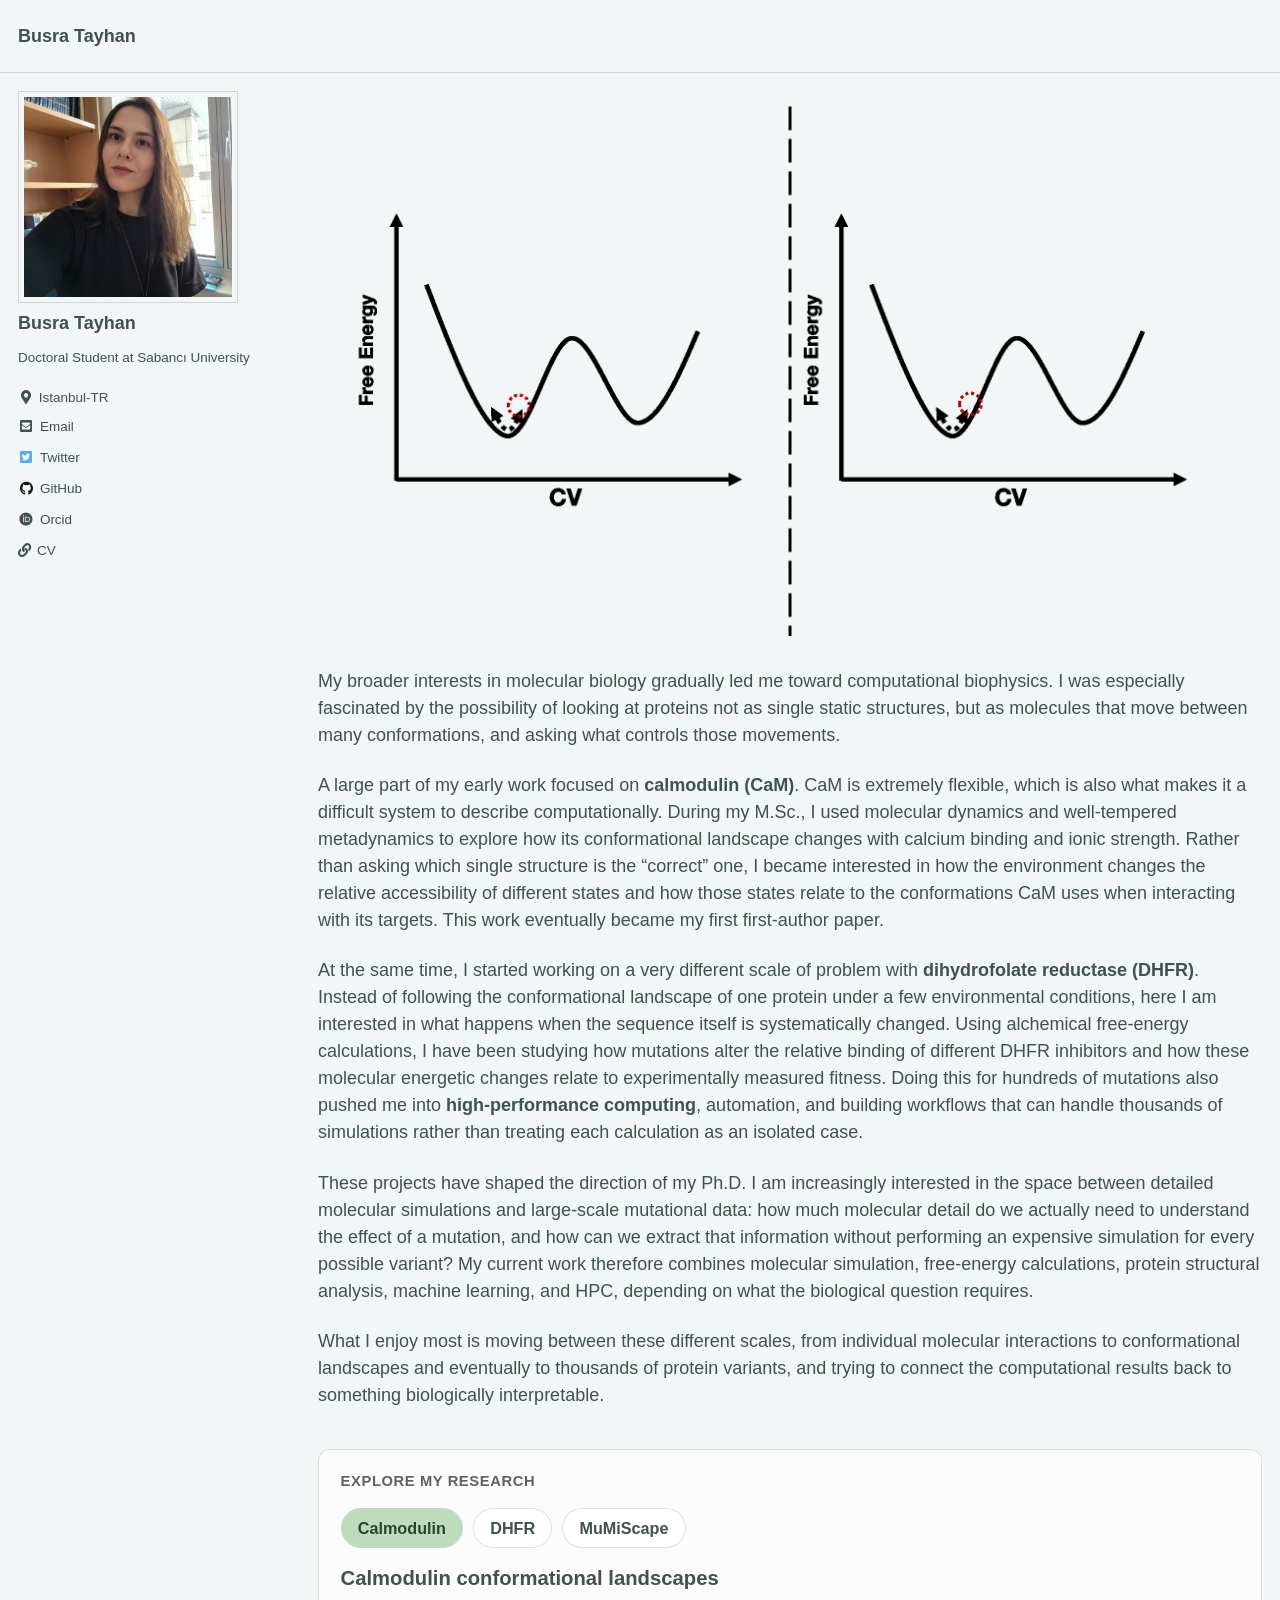
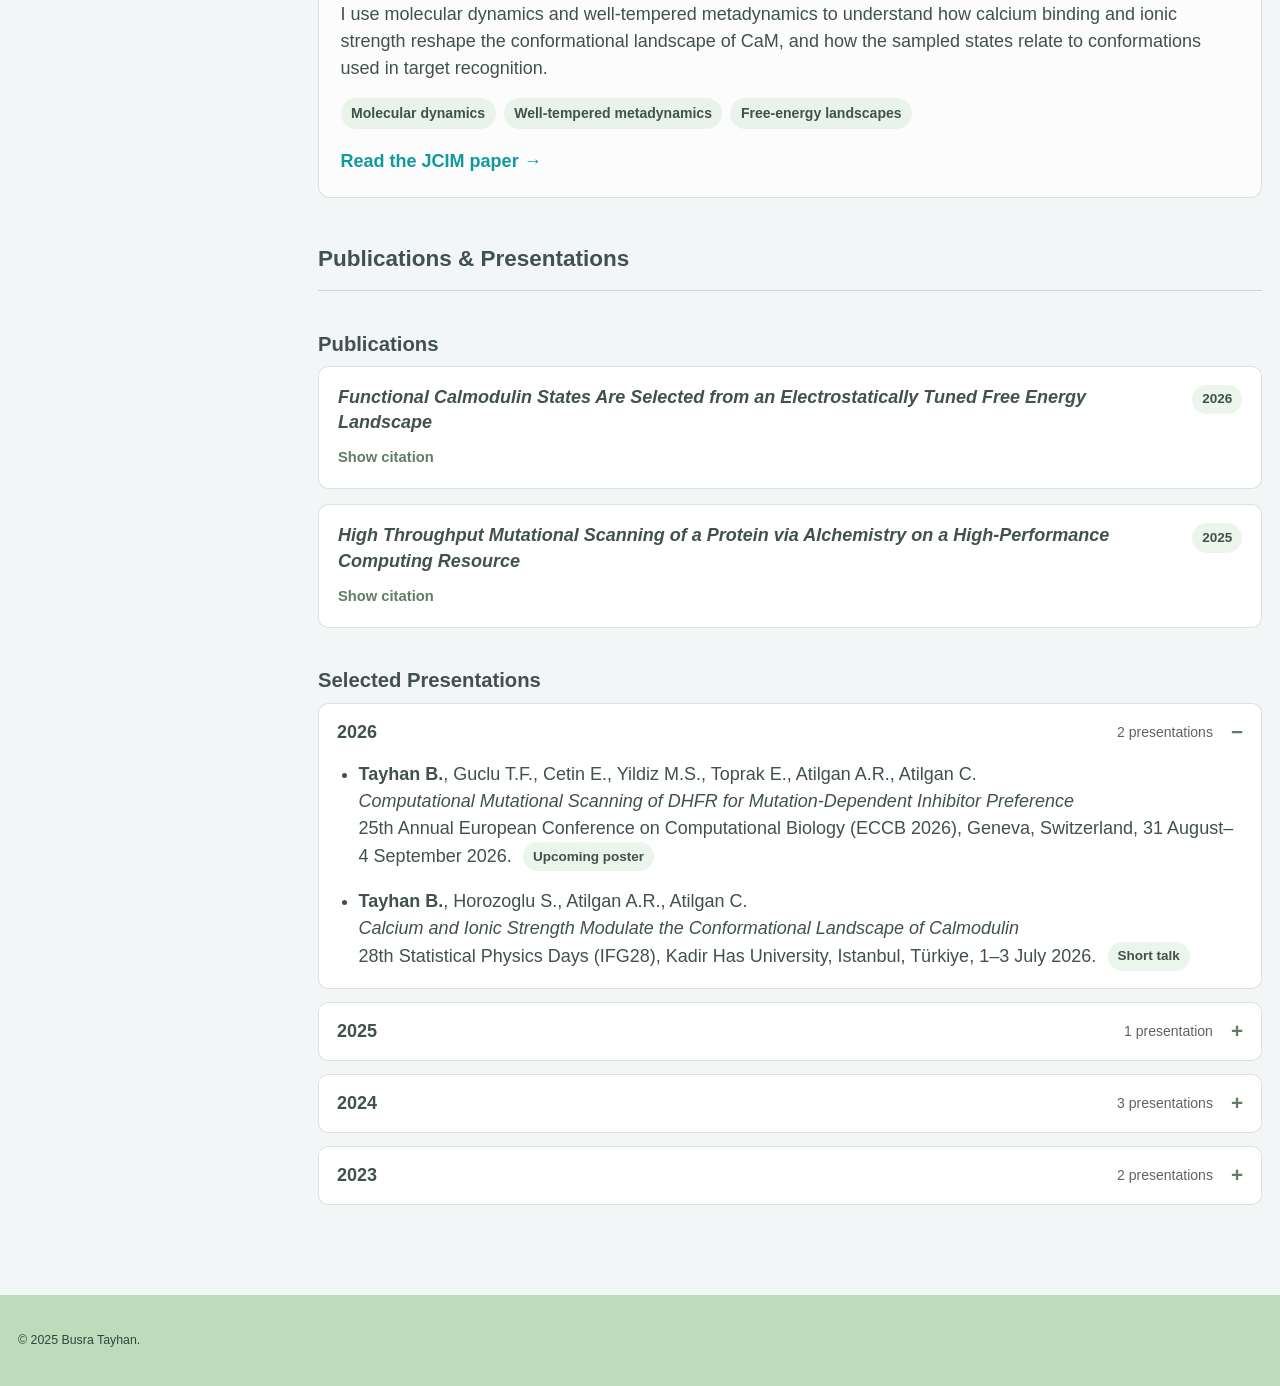
<file: index.html>
<!doctype html>
<!--
  Minimal Mistakes Jekyll Theme 4.24.0 by Michael Rose
  Copyright 2013-2020 Michael Rose - mademistakes.com | @mmistakes
  Free for personal and commercial use under the MIT license
  https://github.com/mmistakes/minimal-mistakes/blob/master/LICENSE
-->
<html lang="en" class="no-js">
  <head>
    <meta charset="utf-8">

<!-- begin _includes/seo.html --><title>Busra Tayhan — Personal Website</title>
<meta name="description" content="">


  <meta name="author" content="Busra Tayhan">
  


<meta property="og:type" content="website">
<meta property="og:locale" content="en">
<meta property="og:site_name" content="Busra Tayhan">
<meta property="og:title" content="Busra Tayhan">
<meta property="og:url" content="https://btayhan.github.io/">












  

  


<link rel="canonical" href="https://btayhan.github.io/">




<script type="application/ld+json">
  {
    "@context": "https://schema.org",
    
      "@type": "Person",
      "name": "Busra Tayhan",
      "url": "https://btayhan.github.io/"
    
  }
</script>







<!-- end _includes/seo.html -->



  <link href="/feed.xml" type="application/atom+xml" rel="alternate" title="Busra Tayhan Feed">


<!-- https://t.co/dKP3o1e -->
<meta name="viewport" content="width=device-width, initial-scale=1.0">

<script>
  document.documentElement.className = document.documentElement.className.replace(/\bno-js\b/g, '') + ' js ';
</script>

<!-- For all browsers -->
<link rel="stylesheet" href="/assets/css/main.css">
<link rel="preload" href="https://cdn.jsdelivr.net/npm/@fortawesome/fontawesome-free@5/css/all.min.css" as="style" onload="this.onload=null;this.rel='stylesheet'">
<noscript><link rel="stylesheet" href="https://cdn.jsdelivr.net/npm/@fortawesome/fontawesome-free@5/css/all.min.css"></noscript>



    <!-- start custom head snippets -->

<!-- insert favicons. use https://realfavicongenerator.net/ -->

<!-- end custom head snippets -->

    <link rel="icon" href="./images/favicon.png" type="image/png">

    <style>
      :root {
        --bt-accent: #BCDCBC;
        --bt-accent-dark: #5f7d65;
        --bt-accent-soft: rgba(188, 220, 188, 0.30);
        --bt-border: rgba(0, 0, 0, 0.12);
        --bt-muted: rgba(0, 0, 0, 0.62);
      }

      .author__avatar img,
      .author__avatar img.u-photo {
        width: 220px !important;
        max-width: 220px !important;
        height: auto !important;
        border-radius: 0 !important;
        object-fit: contain !important;
        display: block !important;
      }

      .hero-gif {
        margin: 0 0 1.75rem;
        overflow: visible;
        border: 0;
        border-radius: 0;
        background: transparent;
      }

      .hero-gif img {
        display: block;
        width: 100%;
        height: auto;
        margin: 0;
        background: transparent;
        transition: transform 500ms ease;
      }

      .hero-gif:hover img {
        transform: scale(1.012);
      }

      .research-explorer {
        margin: 2.2rem 0 2.6rem;
        padding: 1.15rem 1.2rem 1.25rem;
        border: 1px solid var(--bt-border);
        border-radius: 12px;
        background: rgba(255, 255, 255, 0.7);
      }

      .research-explorer__label {
        margin: 0 0 0.85rem;
        font-size: 0.82rem;
        font-weight: 700;
        letter-spacing: 0.04em;
        text-transform: uppercase;
        color: var(--bt-muted);
      }

      .research-tabs {
        display: flex;
        flex-wrap: wrap;
        gap: 0.55rem;
        margin-bottom: 1rem;
      }

      .research-tab {
        appearance: none;
        border: 1px solid var(--bt-border);
        border-radius: 999px;
        background: #fff;
        color: inherit;
        cursor: pointer;
        font: inherit;
        font-size: 0.9rem;
        font-weight: 700;
        line-height: 1;
        padding: 0.62rem 0.9rem;
        transition: transform 160ms ease, border-color 160ms ease, background 160ms ease, color 160ms ease;
      }

      .research-tab:hover {
        transform: translateY(-1px);
        border-color: var(--bt-accent-dark);
      }

      .research-tab[aria-selected="true"] {
        border-color: var(--bt-accent);
        background: var(--bt-accent);
        color: #2f4033;
      }

      .research-panel {
        min-height: 9rem;
      }

      .research-panel[hidden] {
        display: none;
      }

      .research-panel h3 {
        margin: 0 0 0.55rem;
      }

      .research-panel p {
        margin: 0.45rem 0;
      }

      .method-chips {
        display: flex;
        flex-wrap: wrap;
        gap: 0.45rem;
        margin: 0.9rem 0 0.5rem;
      }

      .method-chip {
        display: inline-block;
        padding: 0.28rem 0.58rem;
        border-radius: 999px;
        background: var(--bt-accent-soft);
        color: inherit;
        font-size: 0.78rem;
        font-weight: 650;
      }

      .research-link {
        display: inline-block;
        margin-top: 0.55rem;
        font-weight: 700;
        text-decoration: none;
      }

      .research-link:hover {
        text-decoration: underline;
      }

      .publication-grid {
        display: grid;
        gap: 0.85rem;
        margin: 0 0 2rem;
      }

      .pub-card {
        border: 1px solid var(--bt-border);
        border-radius: 10px;
        padding: 1rem 1.05rem;
        background: #fff;
        transition: transform 160ms ease, border-color 160ms ease;
      }

      .pub-card:hover {
        transform: translateY(-2px);
        border-color: var(--bt-accent-dark);
      }

      .pub-card__topline {
        display: flex;
        align-items: flex-start;
        justify-content: space-between;
        gap: 0.8rem;
      }

      .pub-card__title {
        margin: 0;
        font-weight: 700;
        line-height: 1.4;
      }

      .pub-year,
      .presentation-badge {
        flex: 0 0 auto;
        display: inline-block;
        border-radius: 999px;
        background: var(--bt-accent-soft);
        padding: 0.25rem 0.55rem;
        font-size: 0.75rem;
        font-weight: 700;
        white-space: nowrap;
      }

      .pub-toggle {
        margin-top: 0.6rem;
        padding: 0;
        border: 0;
        background: transparent;
        color: var(--bt-accent-dark);
        cursor: pointer;
        font: inherit;
        font-size: 0.82rem;
        font-weight: 700;
      }

      .pub-toggle:hover {
        text-decoration: underline;
      }

      .pub-details {
        margin-top: 0.75rem;
        padding-top: 0.75rem;
        border-top: 1px solid var(--bt-border);
        font-size: 0.92rem;
      }

      .pub-details p {
        margin: 0.35rem 0;
      }

      .year-groups {
        display: grid;
        gap: 0.7rem;
      }

      .year-group {
        border: 1px solid var(--bt-border);
        border-radius: 10px;
        background: #fff;
        overflow: hidden;
      }

      .year-group summary {
        display: flex;
        align-items: center;
        justify-content: space-between;
        gap: 1rem;
        cursor: pointer;
        list-style: none;
        padding: 0.85rem 1rem;
        font-weight: 700;
      }

      .year-group summary::-webkit-details-marker {
        display: none;
      }

      .year-group summary::after {
        content: "+";
        color: var(--bt-accent-dark);
        font-size: 1.15rem;
        line-height: 1;
      }

      .year-group[open] summary::after {
        content: "−";
      }

      .year-count {
        margin-left: auto;
        color: var(--bt-muted);
        font-size: 0.78rem;
        font-weight: 500;
      }

      .presentation-list {
        margin: 0;
        padding: 0 1rem 0.95rem 2.2rem;
      }

      .presentation-list li {
        margin-bottom: 0.9rem;
      }

      .presentation-list li:last-child {
        margin-bottom: 0;
      }

      .presentation-badge {
        margin-left: 0.35rem;
        vertical-align: 0.1em;
      }

      .archive a,
      .author__urls a {
        transition: opacity 160ms ease, transform 160ms ease;
      }

      .author__urls a:hover {
        opacity: 0.74;
      }

      .js .reveal-on-scroll {
        opacity: 0;
        transform: translateY(12px);
        transition: opacity 520ms ease, transform 520ms ease;
      }

      .js .reveal-on-scroll.is-visible {
        opacity: 1;
        transform: translateY(0);
      }

      .back-to-top {
        position: fixed;
        right: 1rem;
        bottom: 1rem;
        z-index: 20;
        width: 42px;
        height: 42px;
        border: 1px solid var(--bt-border);
        border-radius: 50%;
        background: rgba(255, 255, 255, 0.94);
        color: var(--bt-accent-dark);
        cursor: pointer;
        font-size: 1.05rem;
        opacity: 0;
        pointer-events: none;
        transform: translateY(8px);
        transition: opacity 180ms ease, transform 180ms ease, border-color 180ms ease;
      }

      .back-to-top:hover {
        border-color: var(--bt-accent-dark);
      }

      .back-to-top.is-visible {
        opacity: 1;
        pointer-events: auto;
        transform: translateY(0);
      }

      /* Keep the palette soft and consistent with the site. */
      .page__footer {
        background: #BCDCBC !important;
        color: #33453a !important;
      }

      .page__footer a,
      .page__footer-copyright {
        color: #33453a !important;
      }

      /* Keep the profile photo and hero figure fully crisp from the first frame. */
      .sidebar,
      .sidebar.sticky,
      .h-card,
      .author__avatar,
      .author__avatar img,
      .author__avatar img.u-photo,
      .hero-gif,
      .hero-gif img {
        opacity: 1 !important;
        filter: none !important;
        -webkit-filter: none !important;
      }

      .author__avatar,
      .author__avatar img,
      .author__avatar img.u-photo {
        transform: none !important;
        transition: none !important;
      }

      @media (max-width: 600px) {
        .research-explorer {
          padding: 1rem;
        }

        .pub-card__topline {
          display: block;
        }

        .pub-year {
          margin-top: 0.55rem;
        }

        .year-count {
          display: none;
        }
      }

      @media (prefers-reduced-motion: reduce) {
        *,
        *::before,
        *::after {
          scroll-behavior: auto !important;
          transition-duration: 0.01ms !important;
          animation-duration: 0.01ms !important;
          animation-iteration-count: 1 !important;
        }

        .js .reveal-on-scroll {
          opacity: 1;
          transform: none;
        }
      }
    </style>
  </head>

  <body class="layout--archive wide">
    <nav class="skip-links">
  <ul>
    <li><a href="#site-nav" class="screen-reader-shortcut">Skip to primary navigation</a></li>
    <li><a href="#main" class="screen-reader-shortcut">Skip to content</a></li>
    <li><a href="#footer" class="screen-reader-shortcut">Skip to footer</a></li>
  </ul>
</nav>

    <!--[if lt IE 9]>
<div class="notice--danger align-center" style="margin: 0;">You are using an <strong>outdated</strong> browser. Please <a href="https://browsehappy.com/">upgrade your browser</a> to improve your experience.</div>
<![endif]-->

    

<div class="masthead">
  <div class="masthead__inner-wrap">
    <div class="masthead__menu">
      <nav id="site-nav" class="greedy-nav">
        
        <a class="site-title" href="/">
          Busra Tayhan
          
        </a>
        <ul class="visible-links"></ul>
        
        <button class="greedy-nav__toggle hidden" type="button">
          <span class="visually-hidden">Toggle menu</span>
          <div class="navicon"></div>
        </button>
        <ul class="hidden-links hidden"></ul>
      </nav>
    </div>
  </div>
</div>


    <div class="initial-content">
      



<div id="main" role="main">
  
  <div class="sidebar sticky">
  


<div itemscope itemtype="https://schema.org/Person" class="h-card">

  
    <div class="author__avatar">
      <a href="https://btayhan.github.io/">
        <img src="/images/busra_tayhan.jpeg" alt="Busra Tayhan" itemprop="image" class="u-photo">
      </a>
    </div>
  

  <div class="author__content">
    <h3 class="author__name p-name" itemprop="name">
      <a class="u-url" rel="me" href="https://btayhan.github.io/" itemprop="url">Busra Tayhan</a>
    </h3>
    
      <div class="author__bio p-note" itemprop="description">
        <p>Doctoral Student at Sabancı University</p>

      </div>
    
  </div>

  <div class="author__urls-wrapper">
    <button class="btn btn--inverse">Follow</button>
    <ul class="author__urls social-icons">
      
        <li itemprop="homeLocation" itemscope itemtype="https://schema.org/Place">
          <i class="fas fa-fw fa-map-marker-alt" aria-hidden="true"></i> <span itemprop="name" class="p-locality">Istanbul-TR</span>
        </li>
      

      
        
          
            <li><a href="mailto:busra.tayhan@sabanciuniv.edu" rel="nofollow noopener noreferrer me"><i class="fas fa-fw fa-envelope-square" aria-hidden="true"></i><span class="label">Email</span></a></li>
          
        
          
        
          
            <li><a href="https://x.com/Busratyhn" rel="nofollow noopener noreferrer me"><i class="fab fa-fw fa-twitter-square" aria-hidden="true"></i><span class="label">Twitter</span></a></li>
          
        
          
        
          
            <li><a href="https://github.com/btayhan" rel="nofollow noopener noreferrer me"><i class="fab fa-fw fa-github" aria-hidden="true"></i><span class="label">GitHub</span></a></li>
          
        
          
        
          
            <li><a href="https://orcid.org/0009-0004-6388-4170" rel="nofollow noopener noreferrer me"><i class="fab fa-fw fa-orcid" aria-hidden="true"></i><span class="label">Orcid</span></a></li>
          
        
          
            <li><a href="/cv_Busra_Tayhan.pdf" rel="nofollow noopener noreferrer me"><i class="fas fa-link" aria-hidden="true"></i><span class="label">CV</span></a></li>
          
        
      

      

      

      

      

      

      

      

      

      

      

      

      

      

      

      

      

      

      

      

      

      

      

      

      

      <!--
  <li>
    <a href="http://link-to-whatever-social-network.com/user/" itemprop="sameAs" rel="nofollow noopener noreferrer me">
      <i class="fas fa-fw" aria-hidden="true"></i> Custom Social Profile Link
    </a>
  </li>
-->
    </ul>
  </div>
</div>
  
  </div>



  <div class="archive">
    
      <h1 id="page-title" class="page__title"></h1>
    
    <div class="hero-gif">
      <img src="/images/busra_metad_gif_29_10.gif" alt="Molecular simulation workflow" />
    </div>

    <p>My broader interests in molecular biology gradually led me toward computational biophysics. I was especially fascinated by the possibility of looking at proteins not as single static structures, but as molecules that move between many conformations, and asking what controls those movements.</p>

    <p>A large part of my early work focused on <strong>calmodulin (CaM)</strong>. CaM is extremely flexible, which is also what makes it a difficult system to describe computationally. During my M.Sc., I used molecular dynamics and well-tempered metadynamics to explore how its conformational landscape changes with calcium binding and ionic strength. Rather than asking which single structure is the “correct” one, I became interested in how the environment changes the relative accessibility of different states and how those states relate to the conformations CaM uses when interacting with its targets. This work eventually became my first first-author paper.</p>

    <p>At the same time, I started working on a very different scale of problem with <strong>dihydrofolate reductase (DHFR)</strong>. Instead of following the conformational landscape of one protein under a few environmental conditions, here I am interested in what happens when the sequence itself is systematically changed. Using alchemical free-energy calculations, I have been studying how mutations alter the relative binding of different DHFR inhibitors and how these molecular energetic changes relate to experimentally measured fitness. Doing this for hundreds of mutations also pushed me into <strong>high-performance computing</strong>, automation, and building workflows that can handle thousands of simulations rather than treating each calculation as an isolated case.</p>

    <p>These projects have shaped the direction of my Ph.D. I am increasingly interested in the space between detailed molecular simulations and large-scale mutational data: how much molecular detail do we actually need to understand the effect of a mutation, and how can we extract that information without performing an expensive simulation for every possible variant? My current work therefore combines molecular simulation, free-energy calculations, protein structural analysis, machine learning, and HPC, depending on what the biological question requires.</p>

    <p>What I enjoy most is moving between these different scales, from individual molecular interactions to conformational landscapes and eventually to thousands of protein variants, and trying to connect the computational results back to something biologically interpretable.</p>

    <section class="research-explorer" aria-labelledby="research-explorer-label">
      <p class="research-explorer__label" id="research-explorer-label">Explore my research</p>
      <div class="research-tabs" role="tablist" aria-label="Research projects">
        <button class="research-tab" type="button" role="tab" aria-selected="true" aria-controls="panel-cam" id="tab-cam" data-panel="panel-cam">Calmodulin</button>
        <button class="research-tab" type="button" role="tab" aria-selected="false" aria-controls="panel-dhfr" id="tab-dhfr" data-panel="panel-dhfr">DHFR</button>
        <button class="research-tab" type="button" role="tab" aria-selected="false" aria-controls="panel-mumiscape" id="tab-mumiscape" data-panel="panel-mumiscape">MuMiScape</button>
      </div>

      <div class="research-panel" id="panel-cam" role="tabpanel" aria-labelledby="tab-cam">
        <h3>Calmodulin conformational landscapes</h3>
        <p>I use molecular dynamics and well-tempered metadynamics to understand how calcium binding and ionic strength reshape the conformational landscape of CaM, and how the sampled states relate to conformations used in target recognition.</p>
        <div class="method-chips" aria-label="Calmodulin methods">
          <span class="method-chip">Molecular dynamics</span>
          <span class="method-chip">Well-tempered metadynamics</span>
          <span class="method-chip">Free-energy landscapes</span>
        </div>
        <a class="research-link" href="https://doi.org/10.1021/acs.jcim.6c00532">Read the JCIM paper →</a>
      </div>

      <div class="research-panel" id="panel-dhfr" role="tabpanel" aria-labelledby="tab-dhfr" hidden>
        <h3>DHFR mutational scanning</h3>
        <p>I use alchemical free-energy perturbation calculations and large-scale HPC workflows to study how mutations alter inhibitor preference in DHFR, and how these molecular energetic effects compare with experimentally measured fitness.</p>
        <div class="method-chips" aria-label="DHFR methods">
          <span class="method-chip">Free-energy perturbation</span>
          <span class="method-chip">High-performance computing</span>
          <span class="method-chip">Mutational scanning</span>
        </div>
        <a class="research-link" href="https://doi.org/10.1002/cpe.8371">Read the FEP pipeline paper →</a>
      </div>

      <div class="research-panel" id="panel-mumiscape" role="tabpanel" aria-labelledby="tab-mumiscape" hidden>
        <h3>MuMiScape</h3>
        <p>My Ph.D. is expanding toward computational mutational landscapes, combining efficient structure-based mutation modeling, molecular simulations, and machine learning to connect sequence changes with protein fitness and function.</p>
        <div class="method-chips" aria-label="MuMiScape methods">
          <span class="method-chip">Mutation modeling</span>
          <span class="method-chip">Machine learning</span>
          <span class="method-chip">Protein structural analysis</span>
        </div>
      </div>
    </section>

    <h2 id="publications-presentations">Publications &amp; Presentations</h2>
    <hr />

    <h3>Publications</h3>
    <div class="publication-grid">
      <article class="pub-card">
        <div class="pub-card__topline">
          <p class="pub-card__title"><em>Functional Calmodulin States Are Selected from an Electrostatically Tuned Free Energy Landscape</em></p>
          <span class="pub-year">2026</span>
        </div>
        <button class="pub-toggle" type="button" aria-expanded="false" aria-controls="pub-cam-details">Show citation</button>
        <div class="pub-details" id="pub-cam-details" hidden>
          <p><strong>Tayhan B.</strong>, Horozoglu S., Atilgan A.R., Atilgan C.</p>
          <p><em>Journal of Chemical Information and Modeling</em>, 2026, 66(11), 6602–6616.</p>
          <p><a href="https://doi.org/10.1021/acs.jcim.6c00532">https://doi.org/10.1021/acs.jcim.6c00532</a></p>
        </div>
      </article>

      <article class="pub-card">
        <div class="pub-card__topline">
          <p class="pub-card__title"><em>High Throughput Mutational Scanning of a Protein via Alchemistry on a High-Performance Computing Resource</em></p>
          <span class="pub-year">2025</span>
        </div>
        <button class="pub-toggle" type="button" aria-expanded="false" aria-controls="pub-dhfr-details">Show citation</button>
        <div class="pub-details" id="pub-dhfr-details" hidden>
          <p>Guclu T.F., <strong>Tayhan B.</strong>, Cetin E., Atilgan A.R., Atilgan C.</p>
          <p><em>Concurrency and Computation: Practice and Experience</em>, 2025, 37:e8371.</p>
          <p><a href="https://doi.org/10.1002/cpe.8371">https://doi.org/10.1002/cpe.8371</a></p>
        </div>
      </article>
    </div>

    <h3>Selected Presentations</h3>
    <div class="year-groups">
      <details class="year-group" open>
        <summary><span>2026</span><span class="year-count">2 presentations</span></summary>
        <ul class="presentation-list">
          <li><strong>Tayhan B.</strong>, Guclu T.F., Cetin E., Yildiz M.S., Toprak E., Atilgan A.R., Atilgan C.<br />
          <em>Computational Mutational Scanning of DHFR for Mutation-Dependent Inhibitor Preference</em><br />
          25th Annual European Conference on Computational Biology (ECCB 2026), Geneva, Switzerland, 31 August–4 September 2026. <span class="presentation-badge">Upcoming poster</span></li>

          <li><strong>Tayhan B.</strong>, Horozoglu S., Atilgan A.R., Atilgan C.<br />
          <em>Calcium and Ionic Strength Modulate the Conformational Landscape of Calmodulin</em><br />
          28th Statistical Physics Days (IFG28), Kadir Has University, Istanbul, Türkiye, 1–3 July 2026. <span class="presentation-badge">Short talk</span></li>
        </ul>
      </details>

      <details class="year-group">
        <summary><span>2025</span><span class="year-count">1 presentation</span></summary>
        <ul class="presentation-list">
          <li><strong>Tayhan B.</strong>, Horozoglu S., Coban D., Atilgan A.R., Atilgan C.<br />
          <em>Regulatory Conformations of Calmodulin Modulated by Calcium Binding and Salt Concentration Variations</em><br />
          HIBIT 2025, 18th International Symposium on Health Informatics and Bioinformatics, Istanbul, Türkiye, 31 October 2025. <span class="presentation-badge">Selected talk</span></li>
        </ul>
      </details>

      <details class="year-group">
        <summary><span>2024</span><span class="year-count">3 presentations</span></summary>
        <ul class="presentation-list">
          <li><strong>Tayhan B.</strong>, Horozoglu S., Coban D., Atilgan A.R., Atilgan C.<br />
          <em>Mapping Conformational Dynamics Across Environmental Shifts</em><br />
          14th Chemical Physics Congress, Edirne, Turkey, September 2024. <span class="presentation-badge">Selected talk</span></li>

          <li><strong>Tayhan B.</strong>, Atilgan A.R., Atilgan C.<br />
          <em>Protean Nature of Calmodulin: Mapping Conformational Dynamics Across Environmental Shifts</em><br />
          ECCB 2024, Turku, Finland, September 2024. <span class="presentation-badge">Poster</span></li>

          <li>Guclu T.F., <strong>Tayhan B.</strong>, Cetin E., Atilgan A.R., Atilgan C.<br />
          <em>High Throughput Mutational Scanning of a Protein via Alchemistry on a High-Performance Computing Resource</em><br />
          Basarim 2024 8th High-Performance Computing Conference, Ankara, Turkey, May 2024. <span class="presentation-badge">Selected talk</span></li>
        </ul>
      </details>

      <details class="year-group">
        <summary><span>2023</span><span class="year-count">2 presentations</span></summary>
        <ul class="presentation-list">
          <li><strong>Tayhan B.</strong>, Atilgan A.R., Atilgan C.<br />
          <em>The Effect of Conformational Dynamics on Calmodulin-Mediated Sensor Activity</em><br />
          9th International BAU Drug Design Congress, Istanbul, Turkey, November 2023. <span class="presentation-badge">Selected talk</span></li>

          <li><strong>Tayhan B.</strong>, Atilgan A.R., Atilgan C.<br />
          <em>Conformational Effects of Calcium Stripping from Calmodulin</em><br />
          HIBIT 2023, Ankara, Turkey, October 2023. <span class="presentation-badge">Selected talk</span></li>
        </ul>
      </details>
    </div>
  </div>
</div>
    </div>

    

    <button class="back-to-top" type="button" aria-label="Back to top" title="Back to top">↑</button>

    <div id="footer" class="page__footer">
      <footer>
        <!-- start custom footer snippets -->

<!-- end custom footer snippets -->
        

<div class="page__footer-copyright">&copy; 2025 Busra Tayhan.</div>

      </footer>
    </div>

    
  <script>
    (function () {
      var tabs = Array.prototype.slice.call(document.querySelectorAll('.research-tab'));
      var panels = Array.prototype.slice.call(document.querySelectorAll('.research-panel'));

      tabs.forEach(function (tab) {
        tab.addEventListener('click', function () {
          var targetId = tab.getAttribute('data-panel');
          tabs.forEach(function (item) {
            item.setAttribute('aria-selected', item === tab ? 'true' : 'false');
          });
          panels.forEach(function (panel) {
            panel.hidden = panel.id !== targetId;
          });
        });

        tab.addEventListener('keydown', function (event) {
          if (event.key !== 'ArrowLeft' && event.key !== 'ArrowRight') return;
          event.preventDefault();
          var current = tabs.indexOf(tab);
          var next = event.key === 'ArrowRight' ? current + 1 : current - 1;
          if (next < 0) next = tabs.length - 1;
          if (next >= tabs.length) next = 0;
          tabs[next].focus();
          tabs[next].click();
        });
      });

      Array.prototype.slice.call(document.querySelectorAll('.pub-toggle')).forEach(function (button) {
        button.addEventListener('click', function () {
          var details = document.getElementById(button.getAttribute('aria-controls'));
          var isOpen = button.getAttribute('aria-expanded') === 'true';
          button.setAttribute('aria-expanded', isOpen ? 'false' : 'true');
          button.textContent = isOpen ? 'Show citation' : 'Hide citation';
          details.hidden = isOpen;
        });
      });

      var revealTargets = document.querySelectorAll('.archive > p, .research-explorer, .archive > h2, .archive > h3, .pub-card, .year-group');
      Array.prototype.forEach.call(revealTargets, function (element) {
        element.classList.add('reveal-on-scroll');
      });

      if ('IntersectionObserver' in window && !window.matchMedia('(prefers-reduced-motion: reduce)').matches) {
        var observer = new IntersectionObserver(function (entries, instance) {
          entries.forEach(function (entry) {
            if (entry.isIntersecting) {
              entry.target.classList.add('is-visible');
              instance.unobserve(entry.target);
            }
          });
        }, { threshold: 0.08, rootMargin: '0px 0px -35px 0px' });

        Array.prototype.forEach.call(revealTargets, function (element) {
          observer.observe(element);
        });
      } else {
        Array.prototype.forEach.call(revealTargets, function (element) {
          element.classList.add('is-visible');
        });
      }

      var backToTop = document.querySelector('.back-to-top');
      function updateBackToTop() {
        if (window.scrollY > 500) {
          backToTop.classList.add('is-visible');
        } else {
          backToTop.classList.remove('is-visible');
        }
      }
      window.addEventListener('scroll', updateBackToTop, { passive: true });
      updateBackToTop();

      backToTop.addEventListener('click', function () {
        window.scrollTo({ top: 0, behavior: 'smooth' });
      });
    }());
  </script>

  <script src="/assets/js/main.min.js"></script>










  </body>
</html>
</file>
<file: assets/css/main.css>
.page__footer{color:#fff !important}.page__footer-follow .social-icons i,.page__footer-follow .social-icons .svg-inline--fa{color:inherit}/*!
 * Minimal Mistakes Jekyll Theme 4.24.0 by Michael Rose
 * Copyright 2013-2020 Michael Rose - mademistakes.com | @mmistakes
 * Licensed under MIT (https://github.com/mmistakes/minimal-mistakes/blob/master/LICENSE)
*/.mfp-counter{font-family:Georgia,Times,serif}.mfp-bg{top:0;left:0;width:100%;height:100%;z-index:1042;overflow:hidden;position:fixed;background:#000;opacity:.8;filter:alpha(opacity=80)}.mfp-wrap{top:0;left:0;width:100%;height:100%;z-index:1043;position:fixed;outline:none !important;-webkit-backface-visibility:hidden}.mfp-container{text-align:center;position:absolute;width:100%;height:100%;left:0;top:0;padding:0 8px;-webkit-box-sizing:border-box;-moz-box-sizing:border-box;box-sizing:border-box}.mfp-container:before{content:'';display:inline-block;height:100%;vertical-align:middle}.mfp-align-top .mfp-container:before{display:none}.mfp-content{position:relative;display:inline-block;vertical-align:middle;margin:0 auto;text-align:left;z-index:1045}.mfp-inline-holder .mfp-content,.mfp-ajax-holder .mfp-content{width:100%;cursor:auto}.mfp-ajax-cur{cursor:progress}.mfp-zoom-out-cur,.mfp-zoom-out-cur .mfp-image-holder .mfp-close{cursor:-moz-zoom-out;cursor:-webkit-zoom-out;cursor:zoom-out}.mfp-zoom{cursor:pointer;cursor:-webkit-zoom-in;cursor:-moz-zoom-in;cursor:zoom-in}.mfp-auto-cursor .mfp-content{cursor:auto}.mfp-close,.mfp-arrow,.mfp-preloader,.mfp-counter{-webkit-user-select:none;-moz-user-select:none;user-select:none}.mfp-loading.mfp-figure{display:none}.mfp-hide{display:none !important}.mfp-preloader{color:#ccc;position:absolute;top:50%;width:auto;text-align:center;margin-top:-0.8em;left:8px;right:8px;z-index:1044}.mfp-preloader a{color:#ccc}.mfp-preloader a:hover{color:#fff}.mfp-s-ready .mfp-preloader{display:none}.mfp-s-error .mfp-content{display:none}button.mfp-close,button.mfp-arrow{overflow:visible;cursor:pointer;background:transparent;border:0;-webkit-appearance:none;display:block;outline:none;padding:0;z-index:1046;-webkit-box-shadow:none;box-shadow:none}button::-moz-focus-inner{padding:0;border:0}.mfp-close{width:44px;height:44px;line-height:44px;position:absolute;right:0;top:0;text-decoration:none;text-align:center;opacity:1;filter:alpha(opacity=100);padding:0 0 18px 10px;color:#fff;font-style:normal;font-size:28px;font-family:Georgia,Times,serif}.mfp-close:hover,.mfp-close:focus{opacity:1;filter:alpha(opacity=100)}.mfp-close:active{top:1px}.mfp-close-btn-in .mfp-close{color:#fff}.mfp-image-holder .mfp-close,.mfp-iframe-holder .mfp-close{color:#fff;right:-6px;text-align:right;padding-right:6px;width:100%}.mfp-counter{position:absolute;top:0;right:0;color:#ccc;font-size:12px;line-height:18px}.mfp-arrow{position:absolute;opacity:1;filter:alpha(opacity=100);margin:0;top:50%;margin-top:-55px;padding:0;width:90px;height:110px;-webkit-tap-highlight-color:rgba(0,0,0,0)}.mfp-arrow:active{margin-top:-54px}.mfp-arrow:hover,.mfp-arrow:focus{opacity:1;filter:alpha(opacity=100)}.mfp-arrow:before,.mfp-arrow:after,.mfp-arrow .mfp-b,.mfp-arrow .mfp-a{content:'';display:block;width:0;height:0;position:absolute;left:0;top:0;margin-top:35px;margin-left:35px;border:medium inset transparent}.mfp-arrow:after,.mfp-arrow .mfp-a{border-top-width:13px;border-bottom-width:13px;top:8px}.mfp-arrow:before,.mfp-arrow .mfp-b{border-top-width:21px;border-bottom-width:21px;opacity:0.7}.mfp-arrow-left{left:0}.mfp-arrow-left:after,.mfp-arrow-left .mfp-a{border-right:17px solid #fff;margin-left:31px}.mfp-arrow-left:before,.mfp-arrow-left .mfp-b{margin-left:25px;border-right:27px solid #fff}.mfp-arrow-right{right:0}.mfp-arrow-right:after,.mfp-arrow-right .mfp-a{border-left:17px solid #fff;margin-left:39px}.mfp-arrow-right:before,.mfp-arrow-right .mfp-b{border-left:27px solid #fff}.mfp-iframe-holder{padding-top:40px;padding-bottom:40px}.mfp-iframe-holder .mfp-content{line-height:0;width:100%;max-width:900px}.mfp-iframe-holder .mfp-close{top:-40px}.mfp-iframe-scaler{width:100%;height:0;overflow:hidden;padding-top:56.25%}.mfp-iframe-scaler iframe{position:absolute;display:block;top:0;left:0;width:100%;height:100%;box-shadow:0 0 8px rgba(0,0,0,0.6);background:#000}img.mfp-img{width:auto;max-width:100%;height:auto;display:block;line-height:0;-webkit-box-sizing:border-box;-moz-box-sizing:border-box;box-sizing:border-box;padding:40px 0 40px;margin:0 auto}.mfp-figure{line-height:0}.mfp-figure:after{content:'';position:absolute;left:0;top:40px;bottom:40px;display:block;right:0;width:auto;height:auto;z-index:-1;box-shadow:0 0 8px rgba(0,0,0,0.6);background:#444}.mfp-figure small{color:#bdbdbd;display:block;font-size:12px;line-height:14px}.mfp-figure figure{margin:0}.mfp-figure figcaption{margin-top:0;margin-bottom:0}.mfp-bottom-bar{margin-top:-36px;position:absolute;top:100%;left:0;width:100%;cursor:auto}.mfp-title{text-align:left;line-height:18px;color:#f3f3f3;word-wrap:break-word;padding-right:36px}.mfp-image-holder .mfp-content{max-width:100%}.mfp-gallery .mfp-image-holder .mfp-figure{cursor:pointer}@media screen and (max-width: 800px) and (orientation: landscape),screen and (max-height: 300px){.mfp-img-mobile .mfp-image-holder{padding-left:0;padding-right:0}.mfp-img-mobile img.mfp-img{padding:0}.mfp-img-mobile .mfp-figure:after{top:0;bottom:0}.mfp-img-mobile .mfp-figure small{display:inline;margin-left:5px}.mfp-img-mobile .mfp-bottom-bar{background:rgba(0,0,0,0.6);bottom:0;margin:0;top:auto;padding:3px 5px;position:fixed;-webkit-box-sizing:border-box;-moz-box-sizing:border-box;box-sizing:border-box}.mfp-img-mobile .mfp-bottom-bar:empty{padding:0}.mfp-img-mobile .mfp-counter{right:5px;top:3px}.mfp-img-mobile .mfp-close{top:0;right:0;width:35px;height:35px;line-height:35px;background:rgba(0,0,0,0.6);position:fixed;text-align:center;padding:0}}@media all and (max-width: 900px){.mfp-arrow{-webkit-transform:scale(0.75);transform:scale(0.75)}.mfp-arrow-left{-webkit-transform-origin:0;transform-origin:0}.mfp-arrow-right{-webkit-transform-origin:100%;transform-origin:100%}.mfp-container{padding-left:6px;padding-right:6px}}.mfp-ie7 .mfp-img{padding:0}.mfp-ie7 .mfp-bottom-bar{width:600px;left:50%;margin-left:-300px;margin-top:5px;padding-bottom:5px}.mfp-ie7 .mfp-container{padding:0}.mfp-ie7 .mfp-content{padding-top:44px}.mfp-ie7 .mfp-close{top:0;right:0;padding-top:0}button:focus,a:focus{outline:thin dotted #11999e;outline:5px auto #11999e;outline-offset:-2px}*{box-sizing:border-box}html{box-sizing:border-box;background-color:#f3f6f6;font-size:14px;-webkit-text-size-adjust:100%;-ms-text-size-adjust:100%}@media (min-width: 48em){html{font-size:14px}}@media (min-width: 64em){html{font-size:16px}}@media (min-width: 80em){html{font-size:18px}}body{margin:0}::-moz-selection{color:#fff;background:#000}::selection{color:#fff;background:#000}article,aside,details,figcaption,figure,footer,header,hgroup,main,nav,section{display:block}audio,canvas,video{display:inline-block;*display:inline;*zoom:1}audio:not([controls]){display:none}a{color:#11999e}a:hover,a:active{outline:0}sub,sup{position:relative;font-size:75%;line-height:0;vertical-align:baseline}sup{top:-0.5em}sub{bottom:-0.25em}img{max-width:100%;width:auto\9;height:auto;vertical-align:middle;border:0;-ms-interpolation-mode:bicubic}#map_canvas img,.google-maps img{max-width:none}button,input,select,textarea{margin:0;font-size:100%;vertical-align:middle}button,input{*overflow:visible;line-height:normal}button::-moz-focus-inner,input::-moz-focus-inner{padding:0;border:0}button,html input[type="button"],input[type="reset"],input[type="submit"]{-webkit-appearance:button;cursor:pointer}label,select,button,input[type="button"],input[type="reset"],input[type="submit"],input[type="radio"],input[type="checkbox"]{cursor:pointer}input[type="search"]{box-sizing:border-box;-webkit-appearance:textfield}input[type="search"]::-webkit-search-decoration,input[type="search"]::-webkit-search-cancel-button{-webkit-appearance:none}textarea{overflow:auto;vertical-align:top}html{position:relative;min-height:100%}body{margin:0;padding:0;color:#40514e;font-family:-apple-system,BlinkMacSystemFont,"Roboto","Segoe UI","Helvetica Neue","Lucida Grande",Arial,sans-serif;line-height:1.5}body.overflow--hidden{overflow:hidden}h1,h2,h3,h4,h5,h6{margin:2em 0 0.5em;line-height:1.2;font-family:-apple-system,BlinkMacSystemFont,"Roboto","Segoe UI","Helvetica Neue","Lucida Grande",Arial,sans-serif;font-weight:bold}h1{margin-top:0;font-size:1.563em}h2{font-size:1.25em}h3{font-size:1.125em}h4{font-size:1.0625em}h5{font-size:1.03125em}h6{font-size:1em}small,.small{font-size:.75em}p{margin-bottom:1.3em}u,ins{text-decoration:none;border-bottom:1px solid #40514e}u a,ins a{color:inherit}del a{color:inherit}p,pre,blockquote,ul,ol,dl,figure,table,fieldset{orphans:3;widows:3}abbr[title],abbr[data-original-title]{text-decoration:none;cursor:help;border-bottom:1px dotted #40514e}blockquote{margin:2em 1em 2em 0;padding-left:1em;padding-right:1em;font-style:italic;border-left:0.25em solid #11999e}blockquote cite{font-style:italic}blockquote cite:before{content:"\2014";padding-right:5px}a:visited{color:#35a8ad}a:hover{color:#0d7377;outline:0}tt,code,kbd,samp,pre{font-family:Monaco,Consolas,"Lucida Console",monospace}pre{overflow-x:auto}p>code,a>code,li>code,figcaption>code,td>code{padding-top:0.1rem;padding-bottom:0.1rem;font-size:0.8em;background:#fafafa;border-radius:4px}p>code:before,p>code:after,a>code:before,a>code:after,li>code:before,li>code:after,figcaption>code:before,figcaption>code:after,td>code:before,td>code:after{letter-spacing:-0.2em;content:"\00a0"}hr{display:block;margin:1em 0;border:0;border-top:1px solid #cfd4d3}ul li,ol li{margin-bottom:0.5em}li ul,li ol{margin-top:0.5em}figure{display:-webkit-box;display:flex;-webkit-box-pack:justify;justify-content:space-between;-webkit-box-align:start;align-items:flex-start;flex-wrap:wrap;margin:2em 0}figure img,figure iframe,figure .fluid-width-video-wrapper{margin-bottom:1em}figure img{width:100%;border-radius:4px;-webkit-transition:all 0.2s ease-in-out;transition:all 0.2s ease-in-out}figure>a{display:block}@media (min-width: 37.5em){figure.half>a,figure.half>img{width:calc(50% - 0.5em)}}figure.half figcaption{width:100%}@media (min-width: 37.5em){figure.third>a,figure.third>img{width:calc(33.3333% - 0.5em)}}figure.third figcaption{width:100%}figcaption{margin-bottom:0.5em;color:#40514e;font-family:Georgia,Times,serif;font-size:.75em}figcaption a{-webkit-transition:all 0.2s ease-in-out;transition:all 0.2s ease-in-out}figcaption a:hover{color:#0d7377}svg:not(:root){overflow:hidden}nav ul{margin:0;padding:0}nav li{list-style:none}nav a{text-decoration:none}nav ul li,nav ol li{margin-bottom:0}nav li ul,nav li ol{margin-top:0}b,i,strong,em,blockquote,p,q,span,figure,img,h1,h2,header,input,a,tr,td,form button,input[type="submit"],.btn,.highlight,.archive__item-teaser{-webkit-transition:all 0.2s ease-in-out;transition:all 0.2s ease-in-out}form{margin:0 0 5px 0;padding:1em;background-color:#f2f3f3}form fieldset{margin-bottom:5px;padding:0;border-width:0}form legend{display:block;width:100%;margin-bottom:10px;*margin-left:-7px;padding:0;color:#40514e;border:0;white-space:normal}form p{margin-bottom:2.5px}form ul{list-style-type:none;margin:0 0 5px 0;padding:0}form br{display:none}label,input,button,select,textarea{vertical-align:baseline;*vertical-align:middle}input,button,select,textarea{box-sizing:border-box;font-family:-apple-system,BlinkMacSystemFont,"Roboto","Segoe UI","Helvetica Neue","Lucida Grande",Arial,sans-serif}label{display:block;margin-bottom:0.25em;color:#40514e;cursor:pointer}label small{font-size:.75em}label input,label textarea,label select{display:block}input,textarea,select{display:inline-block;width:100%;padding:0.25em;margin-bottom:0.5em;color:#40514e;background-color:#f3f6f6;border:#cfd4d3;border-radius:4px;box-shadow:0 1px 1px rgba(0,0,0,0.125)}.input-mini{width:60px}.input-small{width:90px}input[type="image"],input[type="checkbox"],input[type="radio"]{width:auto;height:auto;padding:0;margin:3px 0;*margin-top:0;line-height:normal;cursor:pointer;border-radius:0;border:0 \9;box-shadow:none}input[type="checkbox"],input[type="radio"]{box-sizing:border-box;padding:0;*width:13px;*height:13px}input[type="image"]{border:0}input[type="file"]{width:auto;padding:initial;line-height:initial;border:initial;background-color:transparent;background-color:initial;box-shadow:none}input[type="button"],input[type="reset"],input[type="submit"]{width:auto;height:auto;cursor:pointer;*overflow:visible}select,input[type="file"]{*margin-top:4px}select{width:auto;background-color:#fff}select[multiple],select[size]{height:auto}textarea{resize:vertical;height:auto;overflow:auto;vertical-align:top}input[type="hidden"]{display:none}.form{position:relative}.radio,.checkbox{padding-left:18px;font-weight:normal}.radio input[type="radio"],.checkbox input[type="checkbox"]{float:left;margin-left:-18px}.radio.inline,.checkbox.inline{display:inline-block;padding-top:5px;margin-bottom:0;vertical-align:middle}.radio.inline+.radio.inline,.checkbox.inline+.checkbox.inline{margin-left:10px}input[disabled],select[disabled],textarea[disabled],input[readonly],select[readonly],textarea[readonly]{opacity:0.5;cursor:not-allowed}input:focus,textarea:focus{border-color:#11999e;outline:0;outline:thin dotted \9;box-shadow:inset 0 1px 3px rgba(64,81,78,0.06),0 0 5px rgba(17,153,158,0.7)}input[type="file"]:focus,input[type="radio"]:focus,input[type="checkbox"]:focus,select:focus{box-shadow:none}.help-block,.help-inline{color:#40514e}.help-block{display:block;margin-bottom:1em;line-height:1em}.help-inline{display:inline-block;vertical-align:middle;padding-left:5px}.form-group{margin-bottom:5px;padding:0;border-width:0}.form-inline input,.form-inline textarea,.form-inline select{display:inline-block;margin-bottom:0}.form-inline label{display:inline-block}.form-inline .radio,.form-inline .checkbox,.form-inline .radio{padding-left:0;margin-bottom:0;vertical-align:middle}.form-inline .radio input[type="radio"],.form-inline .checkbox input[type="checkbox"]{float:left;margin-left:0;margin-right:3px}.form-search input,.form-search textarea,.form-search select{display:inline-block;margin-bottom:0}.form-search .search-query{padding-left:14px;padding-right:14px;margin-bottom:0;border-radius:14px}.form-search label{display:inline-block}.form-search .radio,.form-search .checkbox,.form-inline .radio{padding-left:0;margin-bottom:0;vertical-align:middle}.form-search .radio input[type="radio"],.form-search .checkbox input[type="checkbox"]{float:left;margin-left:0;margin-right:3px}.form--loading:before{content:""}.form--loading .form__spinner{display:block}.form:before{position:absolute;top:0;left:0;width:100%;height:100%;background-color:rgba(255,255,255,0.7);z-index:10}.form__spinner{display:none;position:absolute;top:50%;left:50%;z-index:11}table{display:block;margin-bottom:1em;width:100%;font-family:-apple-system,BlinkMacSystemFont,"Roboto","Segoe UI","Helvetica Neue","Lucida Grande",Arial,sans-serif;font-size:.75em;border-collapse:collapse;overflow-x:auto}table+table{margin-top:1em}thead{background-color:#cfd4d3;border-bottom:2px solid #9b9f9e}th{padding:0.5em;font-weight:bold;text-align:left}td{padding:0.5em;border-bottom:1px solid #9b9f9e}tr,td,th{vertical-align:middle}@-webkit-keyframes intro{0%{opacity:0}100%{opacity:1}}@keyframes intro{0%{opacity:0}100%{opacity:1}}.btn{display:inline-block;margin-bottom:0.25em;padding:0.5em 1em;font-family:-apple-system,BlinkMacSystemFont,"Roboto","Segoe UI","Helvetica Neue","Lucida Grande",Arial,sans-serif;font-size:.75em;font-weight:bold;text-align:center;text-decoration:none;border-width:0;border-radius:4px;cursor:pointer}.btn .icon{margin-right:0.5em}.btn .icon+.hidden{margin-left:-0.5em}.btn--primary{background-color:#11999e;color:#fff}.btn--primary:visited{background-color:#11999e;color:#fff}.btn--primary:hover{background-color:#0e7a7e;color:#fff}.btn--inverse{background-color:#fff;color:#3d4144;border:1px solid #cfd4d3}.btn--inverse:visited{background-color:#fff;color:#3d4144}.btn--inverse:hover{background-color:#ccc;color:#3d4144}.btn--light-outline{background-color:rgba(0,0,0,0);color:#fff;border:1px solid #fff}.btn--light-outline:visited{background-color:rgba(0,0,0,0);color:#fff}.btn--light-outline:hover{background-color:rgba(0,0,0,0.2);color:#fff}.btn--success{background-color:#3fa63f;color:#fff}.btn--success:visited{background-color:#3fa63f;color:#fff}.btn--success:hover{background-color:#328532;color:#fff}.btn--warning{background-color:#d67f05;color:#fff}.btn--warning:visited{background-color:#d67f05;color:#fff}.btn--warning:hover{background-color:#ab6604;color:#fff}.btn--danger{background-color:#ee5f5b;color:#fff}.btn--danger:visited{background-color:#ee5f5b;color:#fff}.btn--danger:hover{background-color:#be4c49;color:#fff}.btn--info{background-color:#3b9cba;color:#fff}.btn--info:visited{background-color:#3b9cba;color:#fff}.btn--info:hover{background-color:#2f7d95;color:#fff}.btn--facebook{background-color:#3b5998;color:#fff}.btn--facebook:visited{background-color:#3b5998;color:#fff}.btn--facebook:hover{background-color:#2f477a;color:#fff}.btn--twitter{background-color:#55acee;color:#fff}.btn--twitter:visited{background-color:#55acee;color:#fff}.btn--twitter:hover{background-color:#448abe;color:#fff}.btn--linkedin{background-color:#007bb6;color:#fff}.btn--linkedin:visited{background-color:#007bb6;color:#fff}.btn--linkedin:hover{background-color:#006292;color:#fff}.btn--block{display:block;width:100%}.btn--block+.btn--block{margin-top:0.25em}.btn--disabled{pointer-events:none;cursor:not-allowed;filter:alpha(opacity=65);box-shadow:none;opacity:0.65}.btn--x-large{font-size:1.25em}.btn--large{font-size:1em}.btn--small{font-size:.6875em}.notice{margin:2em 0 !important;padding:1em;color:#40514e;font-family:-apple-system,BlinkMacSystemFont,"Roboto","Segoe UI","Helvetica Neue","Lucida Grande",Arial,sans-serif;font-size:.75em !important;text-indent:initial;background-color:#e8ebec;border-radius:4px;box-shadow:0 1px 1px rgba(189,193,196,0.25)}.notice h4{margin-top:0 !important;margin-bottom:0.75em;line-height:inherit}.page__content .notice h4{margin-bottom:0;font-size:1em}.notice p:last-child{margin-bottom:0 !important}.notice h4+p{margin-top:0;padding-top:0}.notice a{color:#aaaeb0}.notice a:hover{color:#5f6162}.notice code{background-color:#eef1f1}.notice pre code{background-color:inherit}.notice ul:last-child{margin-bottom:0}.notice--primary{margin:2em 0 !important;padding:1em;color:#40514e;font-family:-apple-system,BlinkMacSystemFont,"Roboto","Segoe UI","Helvetica Neue","Lucida Grande",Arial,sans-serif;font-size:.75em !important;text-indent:initial;background-color:#c6e3e4;border-radius:4px;box-shadow:0 1px 1px rgba(17,153,158,0.25)}.notice--primary h4{margin-top:0 !important;margin-bottom:0.75em;line-height:inherit}.page__content .notice--primary h4{margin-bottom:0;font-size:1em}.notice--primary p:last-child{margin-bottom:0 !important}.notice--primary h4+p{margin-top:0;padding-top:0}.notice--primary a{color:#0f8a8e}.notice--primary a:hover{color:#094d4f}.notice--primary code{background-color:#dceded}.notice--primary pre code{background-color:inherit}.notice--primary ul:last-child{margin-bottom:0}.notice--info{margin:2em 0 !important;padding:1em;color:#40514e;font-family:-apple-system,BlinkMacSystemFont,"Roboto","Segoe UI","Helvetica Neue","Lucida Grande",Arial,sans-serif;font-size:.75em !important;text-indent:initial;background-color:#cee4ea;border-radius:4px;box-shadow:0 1px 1px rgba(59,156,186,0.25)}.notice--info h4{margin-top:0 !important;margin-bottom:0.75em;line-height:inherit}.page__content .notice--info h4{margin-bottom:0;font-size:1em}.notice--info p:last-child{margin-bottom:0 !important}.notice--info h4+p{margin-top:0;padding-top:0}.notice--info a{color:#358ca7}.notice--info a:hover{color:#1e4e5d}.notice--info code{background-color:#e1edf0}.notice--info pre code{background-color:inherit}.notice--info ul:last-child{margin-bottom:0}.notice--warning{margin:2em 0 !important;padding:1em;color:#40514e;font-family:-apple-system,BlinkMacSystemFont,"Roboto","Segoe UI","Helvetica Neue","Lucida Grande",Arial,sans-serif;font-size:.75em !important;text-indent:initial;background-color:#eddec6;border-radius:4px;box-shadow:0 1px 1px rgba(214,127,5,0.25)}.notice--warning h4{margin-top:0 !important;margin-bottom:0.75em;line-height:inherit}.page__content .notice--warning h4{margin-bottom:0;font-size:1em}.notice--warning p:last-child{margin-bottom:0 !important}.notice--warning h4+p{margin-top:0;padding-top:0}.notice--warning a{color:#c17205}.notice--warning a:hover{color:#6b4003}.notice--warning code{background-color:#f0eade}.notice--warning pre code{background-color:inherit}.notice--warning ul:last-child{margin-bottom:0}.notice--success{margin:2em 0 !important;padding:1em;color:#40514e;font-family:-apple-system,BlinkMacSystemFont,"Roboto","Segoe UI","Helvetica Neue","Lucida Grande",Arial,sans-serif;font-size:.75em !important;text-indent:initial;background-color:#cfe6d1;border-radius:4px;box-shadow:0 1px 1px rgba(63,166,63,0.25)}.notice--success h4{margin-top:0 !important;margin-bottom:0.75em;line-height:inherit}.page__content .notice--success h4{margin-bottom:0;font-size:1em}.notice--success p:last-child{margin-bottom:0 !important}.notice--success h4+p{margin-top:0;padding-top:0}.notice--success a{color:#399539}.notice--success a:hover{color:#205320}.notice--success code{background-color:#e1eee4}.notice--success pre code{background-color:inherit}.notice--success ul:last-child{margin-bottom:0}.notice--danger{margin:2em 0 !important;padding:1em;color:#40514e;font-family:-apple-system,BlinkMacSystemFont,"Roboto","Segoe UI","Helvetica Neue","Lucida Grande",Arial,sans-serif;font-size:.75em !important;text-indent:initial;background-color:#f2d8d7;border-radius:4px;box-shadow:0 1px 1px rgba(238,95,91,0.25)}.notice--danger h4{margin-top:0 !important;margin-bottom:0.75em;line-height:inherit}.page__content .notice--danger h4{margin-bottom:0;font-size:1em}.notice--danger p:last-child{margin-bottom:0 !important}.notice--danger h4+p{margin-top:0;padding-top:0}.notice--danger a{color:#d65652}.notice--danger a:hover{color:#77302e}.notice--danger code{background-color:#f3e7e7}.notice--danger pre code{background-color:inherit}.notice--danger ul:last-child{margin-bottom:0}.masthead{position:relative;border-bottom:1px solid #cfd4d3;-webkit-animation:intro 0.3s both;animation:intro 0.3s both;-webkit-animation-delay:0.15s;animation-delay:0.15s;z-index:20}.masthead__inner-wrap{clear:both;margin-left:auto;margin-right:auto;padding:1em;max-width:100%;display:-webkit-box;display:-ms-flexbox;display:flex;-webkit-box-pack:justify;-ms-flex-pack:justify;justify-content:space-between;font-family:-apple-system,BlinkMacSystemFont,"Roboto","Segoe UI","Helvetica Neue","Lucida Grande",Arial,sans-serif}.masthead__inner-wrap::after{clear:both;content:"";display:table}@media (min-width: 80em){.masthead__inner-wrap{max-width:1280px}}.masthead__inner-wrap nav{z-index:10}.masthead__inner-wrap a{text-decoration:none}.site-logo img{max-height:2rem}.site-title{display:-webkit-box;display:-ms-flexbox;display:flex;-ms-flex-item-align:center;align-self:center;font-weight:bold}.site-subtitle{display:block;font-size:.625em}.masthead__menu{float:left;margin-left:0;margin-right:0;width:100%;clear:both}.masthead__menu .site-nav{margin-left:0}@media (min-width: 37.5em){.masthead__menu .site-nav{float:right}}.masthead__menu ul{margin:0;padding:0;clear:both;list-style-type:none}.masthead__menu-item{display:block;list-style-type:none;white-space:nowrap}.masthead__menu-item--lg{padding-right:2em;font-weight:700}.breadcrumbs{clear:both;margin:0 auto;max-width:100%;padding-left:1em;padding-right:1em;font-family:-apple-system,BlinkMacSystemFont,"Roboto","Segoe UI","Helvetica Neue","Lucida Grande",Arial,sans-serif;-webkit-animation:intro 0.3s both;animation:intro 0.3s both;-webkit-animation-delay:0.3s;animation-delay:0.3s}.breadcrumbs::after{clear:both;content:"";display:table}@media (min-width: 80em){.breadcrumbs{max-width:1280px}}.breadcrumbs ol{padding:0;list-style:none;font-size:.75em}@media (min-width: 64em){.breadcrumbs ol{float:right;width:calc(100% - 200px)}}@media (min-width: 80em){.breadcrumbs ol{width:calc(100% - 300px)}}.breadcrumbs li{display:inline}.breadcrumbs .current{font-weight:bold}.pagination{clear:both;float:left;margin-top:1em;padding-top:1em;width:100%}.pagination::after{clear:both;content:"";display:table}.pagination ul{margin:0;padding:0;list-style-type:none;font-family:-apple-system,BlinkMacSystemFont,"Roboto","Segoe UI","Helvetica Neue","Lucida Grande",Arial,sans-serif}.pagination li{display:block;float:left;margin-left:-1px}.pagination li a{display:block;margin-bottom:0.25em;padding:0.5em 1em;font-family:-apple-system,BlinkMacSystemFont,"Roboto","Segoe UI","Helvetica Neue","Lucida Grande",Arial,sans-serif;font-size:14px;font-weight:bold;line-height:1.5;text-align:center;text-decoration:none;color:#40514e;border:1px solid #9b9f9e;border-radius:0}.pagination li a:hover{color:#0d7377}.pagination li a.current,.pagination li a.current.disabled{color:#fff;background:#11999e}.pagination li a.disabled{color:rgba(64,81,78,0.5);pointer-events:none;cursor:not-allowed}.pagination li:first-child{margin-left:0}.pagination li:first-child a{border-top-left-radius:4px;border-bottom-left-radius:4px}.pagination li:last-child a{border-top-right-radius:4px;border-bottom-right-radius:4px}.pagination--pager{display:block;padding:1em 2em;float:left;width:50%;font-family:-apple-system,BlinkMacSystemFont,"Roboto","Segoe UI","Helvetica Neue","Lucida Grande",Arial,sans-serif;font-size:1em;font-weight:bold;text-align:center;text-decoration:none;color:#40514e;border:1px solid #9b9f9e;border-radius:4px}.pagination--pager:hover{background-color:#40514e;color:#fff}.pagination--pager:first-child{border-top-right-radius:0;border-bottom-right-radius:0}.pagination--pager:last-child{margin-left:-1px;border-top-left-radius:0;border-bottom-left-radius:0}.pagination--pager.disabled{color:rgba(64,81,78,0.5);pointer-events:none;cursor:not-allowed}.page__content+.pagination,.page__meta+.pagination,.comment__date+.pagination,.page__share+.pagination,.page__comments+.pagination{margin-top:2em;padding-top:2em;border-top:1px solid #cfd4d3}.greedy-nav{position:relative;display:-webkit-box;display:-ms-flexbox;display:flex;-webkit-box-align:center;-ms-flex-align:center;align-items:center;min-height:2em;background:#f3f6f6}.greedy-nav a{display:block;margin:0 1rem;color:#40514e;text-decoration:none;-webkit-transition:none;transition:none}.greedy-nav a:hover{color:#40514e}.greedy-nav a.site-logo{margin-left:0;margin-right:0.5rem}.greedy-nav a.site-title{margin-left:0}.greedy-nav img{-webkit-transition:none;transition:none}.greedy-nav__toggle{-ms-flex-item-align:center;align-self:center;height:2rem;border:0;outline:none;background-color:transparent;cursor:pointer}.greedy-nav .visible-links{display:-webkit-box;display:-ms-flexbox;display:flex;-webkit-box-pack:end;-ms-flex-pack:end;justify-content:flex-end;-webkit-box-flex:1;-ms-flex:1;flex:1;overflow:hidden}.greedy-nav .visible-links li{-webkit-box-flex:0;-ms-flex:none;flex:none}.greedy-nav .visible-links a{position:relative}.greedy-nav .visible-links a:before{content:"";position:absolute;left:0;bottom:0;height:4px;background:#11999e;width:100%;-webkit-transition:all 0.2s ease-in-out;transition:all 0.2s ease-in-out;-webkit-transform:scaleX(0) translate3d(0, 0, 0);transform:scaleX(0) translate3d(0, 0, 0)}.greedy-nav .visible-links a:hover:before{-webkit-transform:scaleX(1);-ms-transform:scaleX(1);transform:scaleX(1)}.greedy-nav .hidden-links{position:absolute;top:100%;right:0;margin-top:15px;padding:5px;border:1px solid #cfd4d3;border-radius:4px;background:#f3f6f6;-webkit-box-shadow:0 2px 4px 0 rgba(0,0,0,0.16),0 2px 10px 0 rgba(0,0,0,0.12);box-shadow:0 2px 4px 0 rgba(0,0,0,0.16),0 2px 10px 0 rgba(0,0,0,0.12)}.greedy-nav .hidden-links.hidden{display:none}.greedy-nav .hidden-links a{margin:0;padding:10px 20px;font-size:1em}.greedy-nav .hidden-links a:hover{color:#40514e;background:#d9dcdc}.greedy-nav .hidden-links:before{content:"";position:absolute;top:-11px;right:10px;width:0;border-style:solid;border-width:0 10px 10px;border-color:#cfd4d3 transparent;display:block;z-index:0}.greedy-nav .hidden-links:after{content:"";position:absolute;top:-10px;right:10px;width:0;border-style:solid;border-width:0 10px 10px;border-color:#f3f6f6 transparent;display:block;z-index:1}.greedy-nav .hidden-links li{display:block;border-bottom:1px solid #cfd4d3}.greedy-nav .hidden-links li:last-child{border-bottom:none}.no-js .greedy-nav .visible-links{-ms-flex-wrap:wrap;flex-wrap:wrap;overflow:visible}.nav__list{margin-bottom:1.5em}.nav__list input[type="checkbox"],.nav__list label{display:none}@media (max-width: 63.9375em){.nav__list label{position:relative;display:inline-block;padding:0.5em 2.5em 0.5em 1em;color:#7a8288;font-size:.75em;font-weight:bold;border:1px solid #bdc1c4;border-radius:4px;z-index:20;-webkit-transition:0.2s ease-out;transition:0.2s ease-out;cursor:pointer}.nav__list label:before,.nav__list label:after{content:"";position:absolute;right:1em;top:1.25em;width:0.75em;height:0.125em;line-height:1;background-color:#7a8288;-webkit-transition:0.2s ease-out;transition:0.2s ease-out}.nav__list label:after{-webkit-transform:rotate(90deg);-ms-transform:rotate(90deg);transform:rotate(90deg)}.nav__list label:hover{color:#fff;border-color:#7a8288;background-color:#333}.nav__list label:hover:before,.nav__list label:hover:after{background-color:#fff}.nav__list input:checked+label{color:white;background-color:#333}.nav__list input:checked+label:before,.nav__list input:checked+label:after{background-color:#fff}.nav__list label:hover:after{-webkit-transform:rotate(90deg);-ms-transform:rotate(90deg);transform:rotate(90deg)}.nav__list input:checked+label:hover:after{-webkit-transform:rotate(0);-ms-transform:rotate(0);transform:rotate(0)}.nav__list ul{margin-bottom:1em}.nav__list a{display:block;padding:0.25em 0}}@media (max-width: 63.9375em) and (min-width: 64em){.nav__list a{padding-top:0.125em;padding-bottom:0.125em}}@media (max-width: 63.9375em){.nav__list a:hover{text-decoration:underline}}.nav__list .nav__items{margin:0;font-size:1.25rem}.nav__list .nav__items a{color:inherit}.nav__list .nav__items .active{margin-left:-0.5em;padding-left:0.5em;padding-right:0.5em;font-weight:bold}@media (max-width: 63.9375em){.nav__list .nav__items{position:relative;max-height:0;opacity:0%;overflow:hidden;z-index:10;-webkit-transition:0.3s ease-in-out;transition:0.3s ease-in-out;-webkit-transform:translate(0, 10%);-ms-transform:translate(0, 10%);transform:translate(0, 10%)}}@media (max-width: 63.9375em){.nav__list input:checked~.nav__items{-webkit-transition:0.5s ease-in-out;transition:0.5s ease-in-out;max-height:9999px;overflow:visible;opacity:1;margin-top:1em;-webkit-transform:translate(0, 0);-ms-transform:translate(0, 0);transform:translate(0, 0)}}.nav__title{margin:0;padding:0.5rem 0.75rem;font-family:-apple-system,BlinkMacSystemFont,"Roboto","Segoe UI","Helvetica Neue","Lucida Grande",Arial,sans-serif;font-size:1em;font-weight:bold}.nav__sub-title{display:block;margin:0.5rem 0;padding:0.25rem 0;font-family:-apple-system,BlinkMacSystemFont,"Roboto","Segoe UI","Helvetica Neue","Lucida Grande",Arial,sans-serif;font-size:.75em;font-weight:bold;text-transform:uppercase;border-bottom:1px solid #cfd4d3}.toc{font-family:-apple-system,BlinkMacSystemFont,"Roboto","Segoe UI","Helvetica Neue","Lucida Grande",Arial,sans-serif;color:#7a8288;background-color:#f3f6f6;border:1px solid #cfd4d3;border-radius:4px;-webkit-box-shadow:0 1px 1px rgba(0,0,0,0.125);box-shadow:0 1px 1px rgba(0,0,0,0.125)}.toc .nav__title{color:#fff;font-size:.75em;background:#11999e;border-top-left-radius:4px;border-top-right-radius:4px}.toc .active a{background-color:#cfebec;color:#3d4144}.toc__menu{margin:0;padding:0;width:100%;list-style:none;font-size:.75em}@media (min-width: 64em){.toc__menu{font-size:.6875em}}.toc__menu a{display:block;padding:0.25rem 0.75rem;color:#40514e;font-weight:bold;line-height:1.5;border-bottom:1px solid #cfd4d3}.toc__menu a:hover{color:#40514e}.toc__menu li ul>li a{padding-left:1.25rem;font-weight:normal}.toc__menu li ul li ul>li a{padding-left:1.75rem}.toc__menu li ul li ul li ul>li a{padding-left:2.25rem}.toc__menu li ul li ul li ul li ul>li a{padding-left:2.75rem}.toc__menu li ul li ul li ul li ul li ul>li a{padding-left:3.25rem}.page__footer{clear:both;float:left;margin-left:0;margin-right:0;width:100%;margin-top:3em;color:#40514e;-webkit-animation:intro 0.3s both;animation:intro 0.3s both;-webkit-animation-delay:0.45s;animation-delay:0.45s;background-color:#30e3ca}.page__footer::after{clear:both;content:"";display:table}.page__footer footer{clear:both;margin-left:auto;margin-right:auto;margin-top:2em;max-width:100%;padding:0 1em 2em}.page__footer footer::after{clear:both;content:"";display:table}@media (min-width: 80em){.page__footer footer{max-width:1280px}}.page__footer a{color:inherit;text-decoration:none}.page__footer a:hover{text-decoration:underline}.page__footer .fas,.page__footer .fab,.page__footer .far,.page__footer .fal{color:#40514e}.page__footer-copyright{font-family:-apple-system,BlinkMacSystemFont,"Roboto","Segoe UI","Helvetica Neue","Lucida Grande",Arial,sans-serif;font-size:.6875em}.page__footer-follow ul{margin:0;padding:0;list-style-type:none}.page__footer-follow li{display:inline-block;padding-top:5px;padding-bottom:5px;font-family:-apple-system,BlinkMacSystemFont,"Roboto","Segoe UI","Helvetica Neue","Lucida Grande",Arial,sans-serif;font-size:.75em;text-transform:uppercase}.page__footer-follow li+li:before{content:"";padding-right:5px}.page__footer-follow a{padding-right:10px;font-weight:bold}.page__footer-follow .social-icons a{white-space:nowrap}.layout--search .archive__item-teaser{margin-bottom:0.25em}.search__toggle{margin-left:1rem;margin-right:1rem;height:2rem;border:0;outline:none;color:#11999e;background-color:transparent;cursor:pointer;-webkit-transition:0.2s;transition:0.2s}.search__toggle:hover{color:#0d7377}.search-icon{width:100%;height:100%}.search-content{display:none;visibility:hidden;padding-top:1em;padding-bottom:1em}.search-content__inner-wrap{width:100%;margin-left:auto;margin-right:auto;padding-left:1em;padding-right:1em;-webkit-animation:intro 0.3s both;animation:intro 0.3s both;-webkit-animation-delay:0.15s;animation-delay:0.15s}@media (min-width: 80em){.search-content__inner-wrap{max-width:1280px}}.search-content__form{background-color:transparent}.search-content .search-input{display:block;margin-bottom:0;padding:0;border:none;outline:none;box-shadow:none;background-color:transparent;font-size:1.563em}@media (min-width: 64em){.search-content .search-input{font-size:1.953em}}@media (min-width: 80em){.search-content .search-input{font-size:2.441em}}.search-content.is--visible{display:block;visibility:visible}.search-content.is--visible::after{content:"";display:block}.search-content .results__found{margin-top:0.5em;font-size:.75em}.search-content .archive__item{margin-bottom:2em}@media (min-width: 64em){.search-content .archive__item{width:75%}}@media (min-width: 80em){.search-content .archive__item{width:50%}}.search-content .archive__item-title{margin-top:0}.search-content .archive__item-excerpt{margin-bottom:0}.ais-search-box{max-width:100% !important;margin-bottom:2em}.archive__item-title .ais-Highlight{color:#11999e;font-style:normal;text-decoration:underline}.archive__item-excerpt .ais-Highlight{color:#11999e;font-style:normal;font-weight:bold}div.highlighter-rouge,figure.highlight{position:relative;margin-bottom:1em;background:#263238;color:#eff;font-family:Monaco,Consolas,"Lucida Console",monospace;font-size:.75em;line-height:1.8;border-radius:4px}div.highlighter-rouge>pre,div.highlighter-rouge pre.highlight,figure.highlight>pre,figure.highlight pre.highlight{margin:0;padding:1em}.highlight table{margin-bottom:0;font-size:1em;border:0}.highlight table td{padding:0;width:calc(100% - 1em);border:0}.highlight table td.gutter,.highlight table td.rouge-gutter{padding-right:1em;width:1em;color:#b2ccd6;border-right:1px solid #b2ccd6;text-align:right}.highlight table td.code,.highlight table td.rouge-code{padding-left:1em}.highlight table pre{margin:0}.highlight pre{width:100%}.highlight .hll{background-color:#eff}.highlight .c{color:#b2ccd6}.highlight .err{color:#f07178}.highlight .k{color:#c792ea}.highlight .l{color:#f78c6c}.highlight .n{color:#eff}.highlight .o{color:#89ddff}.highlight .p{color:#eff}.highlight .cm{color:#b2ccd6}.highlight .cp{color:#b2ccd6}.highlight .c1{color:#b2ccd6}.highlight .cs{color:#b2ccd6}.highlight .gd{color:#f07178}.highlight .ge{font-style:italic}.highlight .gh{color:#eff;font-weight:bold}.highlight .gi{color:#c3e88d}.highlight .gp{color:#b2ccd6;font-weight:bold}.highlight .gs{font-weight:bold}.highlight .gu{color:#89ddff;font-weight:bold}.highlight .kc{color:#c792ea}.highlight .kd{color:#c792ea}.highlight .kn{color:#89ddff}.highlight .kp{color:#c792ea}.highlight .kr{color:#c792ea}.highlight .kt{color:#ffcb6b}.highlight .ld{color:#c3e88d}.highlight .m{color:#f78c6c}.highlight .s{color:#c3e88d}.highlight .na{color:#82aaff}.highlight .nb{color:#eff}.highlight .nc{color:#ffcb6b}.highlight .no{color:#f07178}.highlight .nd{color:#89ddff}.highlight .ni{color:#eff}.highlight .ne{color:#f07178}.highlight .nf{color:#82aaff}.highlight .nl{color:#eff}.highlight .nn{color:#ffcb6b}.highlight .nx{color:#82aaff}.highlight .py{color:#eff}.highlight .nt{color:#89ddff}.highlight .nv{color:#f07178}.highlight .ow{color:#89ddff}.highlight .w{color:#eff}.highlight .mf{color:#f78c6c}.highlight .mh{color:#f78c6c}.highlight .mi{color:#f78c6c}.highlight .mo{color:#f78c6c}.highlight .sb{color:#c3e88d}.highlight .sc{color:#eff}.highlight .sd{color:#b2ccd6}.highlight .s2{color:#c3e88d}.highlight .se{color:#f78c6c}.highlight .sh{color:#c3e88d}.highlight .si{color:#f78c6c}.highlight .sx{color:#c3e88d}.highlight .sr{color:#c3e88d}.highlight .s1{color:#c3e88d}.highlight .ss{color:#c3e88d}.highlight .bp{color:#eff}.highlight .vc{color:#f07178}.highlight .vg{color:#f07178}.highlight .vi{color:#f07178}.highlight .il{color:#f78c6c}.gist th,.gist td{border-bottom:0}.hidden,.is--hidden{display:none;visibility:hidden}.load{display:none}.transparent{opacity:0}.visually-hidden,.screen-reader-text,.screen-reader-text span,.screen-reader-shortcut{position:absolute !important;clip:rect(1px, 1px, 1px, 1px);height:1px !important;width:1px !important;border:0 !important;overflow:hidden}body:hover .visually-hidden a,body:hover .visually-hidden input,body:hover .visually-hidden button{display:none !important}.screen-reader-text:focus,.screen-reader-shortcut:focus{clip:auto !important;height:auto !important;width:auto !important;display:block;font-size:1em;font-weight:bold;padding:15px 23px 14px;background:#fff;z-index:100000;text-decoration:none;box-shadow:0 0 2px 2px rgba(0,0,0,0.6)}.skip-link{position:fixed;z-index:20;margin:0;font-family:-apple-system,BlinkMacSystemFont,"Roboto","Segoe UI","Helvetica Neue","Lucida Grande",Arial,sans-serif;white-space:nowrap}.skip-link li{height:0;width:0;list-style:none}.text-left{text-align:left}.text-center{text-align:center}.text-right{text-align:right}.text-justify{text-align:justify}.text-nowrap{white-space:nowrap}.task-list{padding:0}.task-list li{list-style-type:none}.task-list .task-list-item-checkbox{margin-right:0.5em;opacity:1}.task-list .task-list{margin-left:1em}.cf{clear:both}.wrapper{margin-left:auto;margin-right:auto;width:100%}.align-left{display:block;margin-left:auto;margin-right:auto}@media (min-width: 37.5em){.align-left{float:left;margin-right:1em}}.align-right{display:block;margin-left:auto;margin-right:auto}@media (min-width: 37.5em){.align-right{float:right;margin-left:1em}}.align-center{display:block;margin-left:auto;margin-right:auto}@media (min-width: 64em){.full{margin-right:-20.3389830508% !important}}.icon{display:inline-block;fill:currentColor;width:1em;height:1.1em;line-height:1;position:relative;top:-0.1em;vertical-align:middle}.social-icons .fas,.social-icons .fab,.social-icons .far,.social-icons .fal{color:#40514e}.social-icons .fa-behance,.social-icons .fa-behance-square{color:#1769ff}.social-icons .fa-bitbucket{color:#205081}.social-icons .fa-dribbble,.social-icons .fa-dribble-square{color:#ea4c89}.social-icons .fa-facebook,.social-icons .fa-facebook-square,.social-icons .fa-facebook-f{color:#3b5998}.social-icons .fa-flickr{color:#ff0084}.social-icons .fa-foursquare{color:#0072b1}.social-icons .fa-github,.social-icons .fa-github-alt,.social-icons .fa-github-square{color:#171516}.social-icons .fa-gitlab{color:#e24329}.social-icons .fa-instagram{color:#517fa4}.social-icons .fa-keybase{color:#ef7639}.social-icons .fa-lastfm,.social-icons .fa-lastfm-square{color:#d51007}.social-icons .fa-linkedin,.social-icons .fa-linkedin-in{color:#007bb6}.social-icons .fa-mastodon,.social-icons .fa-mastodon-square{color:#2b90d9}.social-icons .fa-pinterest,.social-icons .fa-pinterest-p,.social-icons .fa-pinterest-square{color:#cb2027}.social-icons .fa-reddit{color:#ff4500}.social-icons .fa-rss,.social-icons .fa-rss-square{color:#fa9b39}.social-icons .fa-soundcloud{color:#f30}.social-icons .fa-stack-exchange,.social-icons .fa-stack-overflow{color:#fe7a15}.social-icons .fa-tumblr,.social-icons .fa-tumblr-square{color:#32506d}.social-icons .fa-twitter,.social-icons .fa-twitter-square{color:#55acee}.social-icons .fa-vimeo,.social-icons .fa-vimeo-square,.social-icons .fa-vimeo-v{color:#1ab7ea}.social-icons .fa-vine{color:#00bf8f}.social-icons .fa-youtube{color:#b00}.social-icons .fa-xing,.social-icons .fa-xing-square{color:#006567}.navicon{position:relative;width:1.5rem;height:.25rem;background:#11999e;margin:auto;-webkit-transition:0.3s;transition:0.3s}.navicon:before,.navicon:after{content:"";position:absolute;left:0;width:1.5rem;height:.25rem;background:#11999e;-webkit-transition:0.3s;transition:0.3s}.navicon:before{top:-.5rem}.navicon:after{bottom:-.5rem}.close .navicon{background:transparent}.close .navicon:before,.close .navicon:after{-webkit-transform-origin:50% 50%;-ms-transform-origin:50% 50%;transform-origin:50% 50%;top:0;width:1.5rem}.close .navicon:before{-webkit-transform:rotate3d(0, 0, 1, 45deg);transform:rotate3d(0, 0, 1, 45deg)}.close .navicon:after{-webkit-transform:rotate3d(0, 0, 1, -45deg);transform:rotate3d(0, 0, 1, -45deg)}@supports (pointer-events: none){.greedy-nav__toggle:before{content:'';position:fixed;top:0;left:0;width:100%;height:100%;opacity:0;background-color:#f3f6f6;-webkit-transition:all 0.2s ease-in-out;transition:all 0.2s ease-in-out;pointer-events:none}}.greedy-nav__toggle.close:before{opacity:0.9;-webkit-transition:all 0.2s ease-in-out;transition:all 0.2s ease-in-out;pointer-events:auto}.greedy-nav__toggle:hover .navicon,.greedy-nav__toggle:hover .navicon:before,.greedy-nav__toggle:hover .navicon:after{background:#0d7377}.greedy-nav__toggle.close:hover .navicon{background:transparent}@media (min-width: 64em){.sticky{clear:both;position:-webkit-sticky;position:sticky;top:2em}.sticky::after{clear:both;content:"";display:table}.sticky>*{display:block}}.well{min-height:20px;padding:19px;margin-bottom:20px;background-color:#f5f5f5;border:1px solid #e3e3e3;border-radius:4px;box-shadow:inset 0 1px 1px rgba(0,0,0,0.05)}.show-modal{overflow:hidden;position:relative}.show-modal:before{position:absolute;content:"";top:0;left:0;width:100%;height:100%;z-index:999;background-color:rgba(255,255,255,0.85)}.show-modal .modal{display:block}.modal{display:none;position:fixed;width:300px;top:50%;left:50%;margin-left:-150px;margin-top:-150px;min-height:0;z-index:9999;background:#fff;border:1px solid #cfd4d3;border-radius:4px;box-shadow:0 1px 1px rgba(0,0,0,0.125)}.modal__title{margin:0;padding:0.5em 1em}.modal__supporting-text{padding:0 1em 0.5em 1em}.modal__actions{padding:0.5em 1em;border-top:1px solid #cfd4d3}.footnote{color:#9ba1a6;text-decoration:none}.footnotes{color:#9ba1a6}.footnotes ol,.footnotes li,.footnotes p{margin-bottom:0;font-size:.75em}a.reversefootnote{color:#7a8288;text-decoration:none}a.reversefootnote:hover{text-decoration:underline}.required{color:#ee5f5b;font-weight:bold}.gsc-control-cse table,.gsc-control-cse tr,.gsc-control-cse td{border:0}.responsive-video-container{position:relative;margin-bottom:1em;padding-bottom:56.25%;height:0;overflow:hidden;max-width:100%}.responsive-video-container iframe,.responsive-video-container object,.responsive-video-container embed{position:absolute;top:0;left:0;width:100%;height:100%}:-webkit-full-screen-ancestor .masthead,:-webkit-full-screen-ancestor .page__footer{position:static}#main{clear:both;margin-left:auto;margin-right:auto;padding-left:1em;padding-right:1em;-webkit-animation:intro 0.3s both;animation:intro 0.3s both;max-width:100%;-webkit-animation-delay:0.15s;animation-delay:0.15s}#main::after{clear:both;content:"";display:table}@media (min-width: 80em){#main{max-width:1280px}}body{display:-webkit-box;display:-ms-flexbox;display:flex;min-height:100vh;-webkit-box-orient:vertical;-webkit-box-direction:normal;-ms-flex-direction:column;flex-direction:column}.initial-content,.search-content{flex:1 0 auto}@media (min-width: 64em){.page{float:right;width:calc(100% - 200px);padding-right:200px}}@media (min-width: 80em){.page{width:calc(100% - 300px);padding-right:300px}}.page .page__inner-wrap{float:left;margin-top:1em;margin-left:0;margin-right:0;width:100%;clear:both}.page .page__inner-wrap .page__content,.page .page__inner-wrap .page__meta,.page .page__inner-wrap .comment__date,.page .page__inner-wrap .page__share{position:relative;float:left;margin-left:0;margin-right:0;width:100%;clear:both}.page__title{margin-top:0;line-height:1}.page__title a{color:#40514e;text-decoration:none}.page__title+.page__meta,.page__title+.comment__date{margin-top:-0.5em}.page__lead{font-family:-apple-system,BlinkMacSystemFont,"Roboto","Segoe UI","Helvetica Neue","Lucida Grande",Arial,sans-serif;font-size:1.25em}.page__content h2{padding-bottom:0.5em;border-bottom:1px solid #cfd4d3}.page__content h1 .header-link,.page__content h2 .header-link,.page__content h3 .header-link,.page__content h4 .header-link,.page__content h5 .header-link,.page__content h6 .header-link{position:relative;left:0.5em;opacity:0;font-size:0.8em;-webkit-transition:opacity 0.2s ease-in-out 0.1s;-moz-transition:opacity 0.2s ease-in-out 0.1s;-o-transition:opacity 0.2s ease-in-out 0.1s;transition:opacity 0.2s ease-in-out 0.1s}.page__content h1:hover .header-link,.page__content h2:hover .header-link,.page__content h3:hover .header-link,.page__content h4:hover .header-link,.page__content h5:hover .header-link,.page__content h6:hover .header-link{opacity:1}.page__content p,.page__content li,.page__content dl{font-size:1em}.page__content p{margin:0 0 1.3em}.page__content a:not(.btn):hover{text-decoration:underline}.page__content a:not(.btn):hover img{box-shadow:0 0 10px rgba(0,0,0,0.25)}.page__content dt{margin-top:1em;font-family:-apple-system,BlinkMacSystemFont,"Roboto","Segoe UI","Helvetica Neue","Lucida Grande",Arial,sans-serif;font-weight:bold}.page__content dd{margin-left:1em;font-family:-apple-system,BlinkMacSystemFont,"Roboto","Segoe UI","Helvetica Neue","Lucida Grande",Arial,sans-serif;font-size:.75em}.page__content .small{font-size:.75em}.page__content blockquote+.small{margin-top:-1.5em;padding-left:1.25rem}.page__hero{position:relative;margin-bottom:2em;clear:both;-webkit-animation:intro 0.3s both;animation:intro 0.3s both;-webkit-animation-delay:0.25s;animation-delay:0.25s}.page__hero::after{clear:both;content:"";display:table}.page__hero--overlay{position:relative;margin-bottom:2em;padding:3em 0;clear:both;background-size:cover;background-repeat:no-repeat;background-position:center;-webkit-animation:intro 0.3s both;animation:intro 0.3s both;-webkit-animation-delay:0.25s;animation-delay:0.25s}.page__hero--overlay::after{clear:both;content:"";display:table}.page__hero--overlay a{color:#fff}.page__hero--overlay .wrapper{padding-left:1em;padding-right:1em}@media (min-width: 80em){.page__hero--overlay .wrapper{max-width:1280px}}.page__hero--overlay .page__title,.page__hero--overlay .page__meta,.page__hero--overlay .comment__date,.page__hero--overlay .page__lead,.page__hero--overlay .btn{color:#fff;text-shadow:1px 1px 4px rgba(0,0,0,0.5)}.page__hero--overlay .page__lead{max-width:768px}.page__hero--overlay .page__title{font-size:1.953em}@media (min-width: 37.5em){.page__hero--overlay .page__title{font-size:2.441em}}.page__hero-image{width:100%;height:auto;-ms-interpolation-mode:bicubic}.page__hero-caption{position:absolute;bottom:0;right:0;margin:0 auto;padding:2px 5px;color:#fff;font-family:Georgia,Times,serif;font-size:.6875em;background:#000;text-align:right;z-index:5;opacity:0.5;border-radius:4px 0 0 0}@media (min-width: 64em){.page__hero-caption{padding:5px 10px}}.page__hero-caption a{color:#fff;text-decoration:none}.page__share{margin-top:2em;padding-top:1em;border-top:1px solid #cfd4d3}@media (max-width: 37.5em){.page__share .btn span{border:0;clip:rect(0 0 0 0);height:1px;margin:-1px;overflow:hidden;padding:0;position:absolute;width:1px}}.page__share-title{margin-bottom:10px;font-size:.75em;text-transform:uppercase}.page__meta,.comment__date{margin-top:2em;color:#40514e;font-family:-apple-system,BlinkMacSystemFont,"Roboto","Segoe UI","Helvetica Neue","Lucida Grande",Arial,sans-serif;font-size:.75em}.page__meta p,.comment__date p{margin:0}.page__meta a,.comment__date a{color:inherit}.page__meta-title{margin-bottom:10px;font-size:.75em;text-transform:uppercase}.page__meta-sep::before{content:"\2022";padding-left:0.5em;padding-right:0.5em}.page__taxonomy .sep{display:none}.page__taxonomy strong{margin-right:10px}.page__taxonomy-item{display:inline-block;margin-right:5px;margin-bottom:8px;padding:5px 10px;text-decoration:none;border:1px solid #9b9f9e;border-radius:4px}.page__taxonomy-item:hover{text-decoration:none;color:#0d7377}.taxonomy__section{margin-bottom:2em;padding-bottom:1em}.taxonomy__section:not(:last-child){border-bottom:solid 1px #cfd4d3}.taxonomy__section .archive__item-title{margin-top:0}.taxonomy__section .archive__subtitle{clear:both;border:0}.taxonomy__section+.taxonomy__section{margin-top:2em}.taxonomy__title{margin-bottom:0.5em;color:#40514e}.taxonomy__count{color:#40514e}.taxonomy__index{display:grid;grid-column-gap:2em;grid-template-columns:repeat(2, 1fr);margin:1.414em 0;padding:0;font-size:0.75em;list-style:none}@media (min-width: 64em){.taxonomy__index{grid-template-columns:repeat(3, 1fr)}}.taxonomy__index a{display:-webkit-box;display:-ms-flexbox;display:flex;padding:0.25em 0;-webkit-box-pack:justify;-ms-flex-pack:justify;justify-content:space-between;color:inherit;text-decoration:none;border-bottom:1px solid #cfd4d3}.back-to-top{display:block;clear:both;color:#40514e;font-size:0.6em;text-transform:uppercase;text-align:right;text-decoration:none}.page__comments{float:left;margin-left:0;margin-right:0;width:100%;clear:both}.page__comments-title{margin-top:2rem;margin-bottom:10px;padding-top:2rem;font-size:.75em;border-top:1px solid #cfd4d3;text-transform:uppercase}.page__comments-form{-webkit-transition:all 0.2s ease-in-out;transition:all 0.2s ease-in-out}.page__comments-form.disabled input,.page__comments-form.disabled button,.page__comments-form.disabled textarea,.page__comments-form.disabled label{pointer-events:none;cursor:not-allowed;filter:alpha(opacity=65);box-shadow:none;opacity:0.65}.comment{clear:both;margin:1em 0}.comment::after{clear:both;content:"";display:table}.comment:not(:last-child){border-bottom:1px solid #cfd4d3}.comment__avatar-wrapper{float:left;width:60px;height:60px}@media (min-width: 64em){.comment__avatar-wrapper{width:100px;height:100px}}.comment__avatar{width:40px;height:40px;border-radius:50%}@media (min-width: 64em){.comment__avatar{width:80px;height:80px;padding:5px;border:1px solid #cfd4d3}}.comment__content-wrapper{float:right;width:calc(100% - 60px)}@media (min-width: 64em){.comment__content-wrapper{width:calc(100% - 100px)}}.comment__author{margin:0}.comment__author a{text-decoration:none}.comment__date{margin:0}.comment__date a{text-decoration:none}.page__related{clear:both;float:left;margin-top:2em;padding-top:1em;border-top:1px solid #cfd4d3}.page__related::after{clear:both;content:"";display:table}@media (min-width: 64em){.page__related{float:right;width:calc(100% - 200px)}}@media (min-width: 80em){.page__related{width:calc(100% - 300px)}}.page__related a{color:inherit;text-decoration:none}.page__related-title{margin-bottom:10px;font-size:.75em;text-transform:uppercase}@media (min-width: 64em){.wide .page{padding-right:0}}@media (min-width: 80em){.wide .page{padding-right:0}}@media (min-width: 64em){.wide .page__related{padding-right:0}}@media (min-width: 80em){.wide .page__related{padding-right:0}}.archive{margin-top:1em;margin-bottom:2em}@media (min-width: 64em){.archive{float:right;width:calc(100% - 200px);padding-right:200px}}@media (min-width: 80em){.archive{width:calc(100% - 300px);padding-right:300px}}.archive__item{position:relative}.archive__item a{position:relative;z-index:10}.archive__item a[rel="permalink"]{position:static}.archive__subtitle{margin:1.414em 0 0.5em;padding-bottom:0.5em;font-size:1em;color:#40514e;border-bottom:1px solid #cfd4d3}.archive__subtitle+.list__item .archive__item-title{margin-top:0.5em}.archive__item-title{margin-bottom:0.25em;font-family:-apple-system,BlinkMacSystemFont,"Roboto","Segoe UI","Helvetica Neue","Lucida Grande",Arial,sans-serif;line-height:initial;overflow:hidden;text-overflow:ellipsis}.archive__item-title a[rel="permalink"]::before{content:'';position:absolute;left:0;top:0;right:0;bottom:0}.archive__item-title a+a{opacity:0.5}.page__content .archive__item-title{margin-top:1em;border-bottom:none}.archive__item-excerpt{margin-top:0;font-size:.75em}.archive__item-excerpt+p{text-indent:0}.archive__item-excerpt a{position:relative}.archive__item-teaser{position:relative;border-radius:4px;overflow:hidden}.archive__item-teaser img{width:100%}.archive__item-caption{position:absolute;bottom:0;right:0;margin:0 auto;padding:2px 5px;color:#fff;font-family:Georgia,Times,serif;font-size:.625em;background:#000;text-align:right;z-index:5;opacity:0.5;border-radius:4px 0 0 0}@media (min-width: 64em){.archive__item-caption{padding:5px 10px}}.archive__item-caption a{color:#fff;text-decoration:none}.list__item .page__meta,.list__item .comment__date{margin:0 0 4px;font-size:0.6em}@media (min-width: 64em){.archive .grid__wrapper{margin-right:-200px}}@media (min-width: 80em){.archive .grid__wrapper{margin-right:-300px}}.grid__item{margin-bottom:2em}@media (min-width: 37.5em){.grid__item{float:left;width:48.9795918367%}.grid__item:nth-child(2n + 1){clear:both;margin-left:0}.grid__item:nth-child(2n + 2){clear:none;margin-left:2.0408163265%}}@media (min-width: 48em){.grid__item{margin-left:0;margin-right:0;width:23.7288135593%}.grid__item:nth-child(2n + 1){clear:none}.grid__item:nth-child(4n + 1){clear:both}.grid__item:nth-child(4n + 2){clear:none;margin-left:1.6949152542%}.grid__item:nth-child(4n + 3){clear:none;margin-left:1.6949152542%}.grid__item:nth-child(4n + 4){clear:none;margin-left:1.6949152542%}}.grid__item .page__meta,.grid__item .comment__date{margin:0 0 4px;font-size:0.6em}.grid__item .page__meta-sep{display:block}.grid__item .page__meta-sep::before{display:none}.grid__item .archive__item-title{margin-top:0.5em;font-size:1em}.grid__item .archive__item-excerpt{display:none}@media (min-width: 48em){.grid__item .archive__item-excerpt{display:block;font-size:.75em}}@media (min-width: 37.5em){.grid__item .archive__item-teaser{max-height:200px}}@media (min-width: 48em){.grid__item .archive__item-teaser{max-height:120px}}.feature__wrapper{clear:both;margin-bottom:2em;border-bottom:1px solid #cfd4d3}.feature__wrapper::after{clear:both;content:"";display:table}.feature__wrapper .archive__item-title{margin-bottom:0}.feature__item{position:relative;margin-bottom:2em;font-size:1.125em}@media (min-width: 37.5em){.feature__item{float:left;margin-bottom:0;width:32.2033898305%}.feature__item:nth-child(3n + 1){clear:both;margin-left:0}.feature__item:nth-child(3n + 2){clear:none;margin-left:1.6949152542%}.feature__item:nth-child(3n + 3){clear:none;margin-left:1.6949152542%}.feature__item .feature__item-teaser{max-height:200px;overflow:hidden}}.feature__item .archive__item-body{padding-left:1.6949152542%;padding-right:1.6949152542%}.feature__item a.btn::before{content:'';position:absolute;left:0;top:0;right:0;bottom:0}.feature__item--left{position:relative;float:left;margin-left:0;margin-right:0;width:100%;clear:both;font-size:1.125em}.feature__item--left .archive__item{float:left}.feature__item--left .archive__item-teaser{margin-bottom:2em}.feature__item--left a.btn::before{content:'';position:absolute;left:0;top:0;right:0;bottom:0}@media (min-width: 37.5em){.feature__item--left .archive__item-teaser{float:left;width:40.6779661017%}.feature__item--left .archive__item-body{float:right;padding-left:1.6949152542%;padding-right:1.6949152542%;width:57.6271186441%}}.feature__item--right{position:relative;float:left;margin-left:0;margin-right:0;width:100%;clear:both;font-size:1.125em}.feature__item--right .archive__item{float:left}.feature__item--right .archive__item-teaser{margin-bottom:2em}.feature__item--right a.btn::before{content:'';position:absolute;left:0;top:0;right:0;bottom:0}@media (min-width: 37.5em){.feature__item--right{text-align:right}.feature__item--right .archive__item-teaser{float:right;width:40.6779661017%}.feature__item--right .archive__item-body{float:left;width:57.6271186441%;padding-left:1.6949152542%;padding-right:1.6949152542%}}.feature__item--center{position:relative;float:left;margin-left:0;margin-right:0;width:100%;clear:both;font-size:1.125em}.feature__item--center .archive__item{float:left;width:100%}.feature__item--center .archive__item-teaser{margin-bottom:2em}.feature__item--center a.btn::before{content:'';position:absolute;left:0;top:0;right:0;bottom:0}@media (min-width: 37.5em){.feature__item--center{text-align:center}.feature__item--center .archive__item-teaser{margin:0 auto;width:40.6779661017%}.feature__item--center .archive__item-body{margin:0 auto;width:57.6271186441%}}.archive .feature__wrapper .archive__item-title{margin-top:0.25em;font-size:1em}.archive .feature__item,.archive .feature__item--left,.archive .feature__item--center,.archive .feature__item--right{font-size:1em}@media (min-width: 64em){.wide .archive{padding-right:0}}@media (min-width: 80em){.wide .archive{padding-right:0}}.layout--single .feature__wrapper{display:inline-block}.sidebar{clear:both}.sidebar::after{clear:both;content:"";display:table}@media (min-width: 64em){.sidebar{float:left;width:calc(200px - 1em);opacity:0.75;-webkit-transition:opacity 0.2s ease-in-out;transition:opacity 0.2s ease-in-out}.sidebar:hover{opacity:1}.sidebar.sticky{overflow-y:auto;max-height:calc(100vh - 2em - 2em)}}@media (min-width: 80em){.sidebar{width:calc(300px - 1em)}}.sidebar>*{margin-top:1em;margin-bottom:1em}.sidebar h2,.sidebar h3,.sidebar h4,.sidebar h5,.sidebar h6{margin-bottom:0;font-family:-apple-system,BlinkMacSystemFont,"Roboto","Segoe UI","Helvetica Neue","Lucida Grande",Arial,sans-serif}.sidebar p,.sidebar li{font-family:-apple-system,BlinkMacSystemFont,"Roboto","Segoe UI","Helvetica Neue","Lucida Grande",Arial,sans-serif;font-size:.75em;line-height:1.5}.sidebar img{width:100%}.sidebar img.emoji{width:20px;height:20px}.sidebar__right{margin-bottom:1em}@media (min-width: 64em){.sidebar__right{position:absolute;top:0;right:0;width:200px;margin-right:-200px;padding-left:1em;z-index:10}.sidebar__right.sticky{clear:both;position:-webkit-sticky;position:sticky;top:2em;float:right}.sidebar__right.sticky::after{clear:both;content:"";display:table}.sidebar__right.sticky .toc .toc__menu{overflow-y:auto;max-height:calc(100vh - 7em)}}@media (min-width: 80em){.sidebar__right{width:300px;margin-right:-300px}}@media (min-width: 64em){.splash .sidebar__right{position:relative;float:right;margin-right:0}}@media (min-width: 80em){.splash .sidebar__right{margin-right:0}}.author__avatar{display:table-cell;vertical-align:top;width:36px;height:36px}@media (min-width: 64em){.author__avatar{display:block;width:auto;height:auto}}.author__avatar img{max-width:110px;border-radius:50%}@media (min-width: 64em){.author__avatar img{padding:5px;border:1px solid #cfd4d3}}.author__content{display:table-cell;vertical-align:top;padding-left:15px;padding-right:25px;line-height:1}@media (min-width: 64em){.author__content{display:block;width:100%;padding-left:0;padding-right:0}}.author__content a{color:inherit;text-decoration:none}.author__name{margin:0}@media (min-width: 64em){.author__name{margin-top:10px;margin-bottom:10px}}.sidebar .author__name{font-family:-apple-system,BlinkMacSystemFont,"Roboto","Segoe UI","Helvetica Neue","Lucida Grande",Arial,sans-serif;font-size:1em}.author__bio{margin:0}@media (min-width: 64em){.author__bio{margin-top:10px;margin-bottom:20px}}.author__urls-wrapper{position:relative;display:table-cell;vertical-align:middle;font-family:-apple-system,BlinkMacSystemFont,"Roboto","Segoe UI","Helvetica Neue","Lucida Grande",Arial,sans-serif;z-index:20;cursor:pointer}.author__urls-wrapper li:last-child a{margin-bottom:0}.author__urls-wrapper .author__urls span.label{padding-left:5px}@media (min-width: 64em){.author__urls-wrapper{display:block}}.author__urls-wrapper button{position:relative;margin-bottom:0}@supports (pointer-events: none){.author__urls-wrapper button:before{content:'';position:fixed;top:0;left:0;width:100%;height:100%;pointer-events:none}}.author__urls-wrapper button.open:before{pointer-events:auto}@media (min-width: 64em){.author__urls-wrapper button{display:none}}.author__urls{display:none;position:absolute;right:0;margin-top:15px;padding:10px;list-style-type:none;border:1px solid #cfd4d3;border-radius:4px;background:#f3f6f6;box-shadow:0 2px 4px 0 rgba(0,0,0,0.16),0 2px 10px 0 rgba(0,0,0,0.12);cursor:default}.author__urls.is--visible{display:block}@media (min-width: 64em){.author__urls{display:block;position:relative;margin:0;padding:0;border:0;background:transparent;box-shadow:none}}.author__urls:before{display:block;content:"";position:absolute;top:-11px;left:calc(50% - 10px);width:0;border-style:solid;border-width:0 10px 10px;border-color:#cfd4d3 transparent;z-index:0}@media (min-width: 64em){.author__urls:before{display:none}}.author__urls:after{display:block;content:"";position:absolute;top:-10px;left:calc(50% - 10px);width:0;border-style:solid;border-width:0 10px 10px;border-color:#f3f6f6 transparent;z-index:1}@media (min-width: 64em){.author__urls:after{display:none}}.author__urls ul{padding:10px;list-style-type:none}.author__urls li{white-space:nowrap}.author__urls a{display:block;margin-bottom:5px;padding-right:5px;padding-top:2px;padding-bottom:2px;color:inherit;font-size:1em;text-decoration:none}.author__urls a:hover{text-decoration:underline}.wide .sidebar__right{margin-bottom:1em}@media (min-width: 64em){.wide .sidebar__right{position:initial;top:initial;right:initial;width:initial;margin-right:initial;padding-left:initial;z-index:initial}.wide .sidebar__right.sticky{float:none}}@media (min-width: 80em){.wide .sidebar__right{width:initial;margin-right:initial}}@media print{[hidden]{display:none}*{-moz-box-sizing:border-box;-webkit-box-sizing:border-box;box-sizing:border-box}html{margin:0;padding:0;min-height:auto !important;font-size:16px}body{margin:0 auto;background:#fff !important;color:#000 !important;font-size:1rem;line-height:1.5;-moz-osx-font-smoothing:grayscale;-webkit-font-smoothing:antialiased;text-rendering:optimizeLegibility}h1,h2,h3,h4,h5,h6{color:#000;line-height:1.2;margin-bottom:0.75rem;margin-top:0}h1{font-size:2.5rem}h2{font-size:2rem}h3{font-size:1.75rem}h4{font-size:1.5rem}h5{font-size:1.25rem}h6{font-size:1rem}a,a:visited{color:#000;text-decoration:underline;word-wrap:break-word}table{border-collapse:collapse}thead{display:table-header-group}table,th,td{border-bottom:1px solid #000}td,th{padding:8px 16px}img{border:0;display:block;max-width:100% !important;vertical-align:middle}hr{border:0;border-bottom:2px solid #bbb;height:0;margin:2.25rem 0;padding:0}dt{font-weight:bold}dd{margin:0;margin-bottom:0.75rem}abbr[title],acronym[title]{border:0;text-decoration:none}table,blockquote,pre,code,figure,li,hr,ul,ol,a,tr{page-break-inside:avoid}h2,h3,h4,p,a{orphans:3;widows:3}h1,h2,h3,h4,h5,h6{page-break-after:avoid;page-break-inside:avoid}h1+p,h2+p,h3+p{page-break-before:avoid}img{page-break-after:auto;page-break-before:auto;page-break-inside:avoid}pre{white-space:pre-wrap !important;word-wrap:break-word}a[href^='http://']:after,a[href^='https://']:after,a[href^='ftp://']:after{content:" (" attr(href) ")";font-size:80%}abbr[title]:after,acronym[title]:after{content:" (" attr(title) ")"}#main{max-width:100%}.page{margin:0;padding:0;width:100%}.page-break,.page-break-before{page-break-before:always}.page-break-after{page-break-after:always}.no-print{display:none}a.no-reformat:after{content:''}abbr.no-reformat[title]:after,acronym.no-reformat[title]:after{content:''}.page__hero-caption{color:#000 !important;background:#fff !important;opacity:1}.page__hero-caption a{color:#000 !important}.masthead,.toc,.page__share,.page__related,.pagination,.ads,.page__footer,.page__comments-form,.author__avatar,.author__content,.author__urls-wrapper,.nav__list,.sidebar,.adsbygoogle{display:none !important;height:1px !important}}

/*# sourceMappingURL=main.css.map */
</file>
